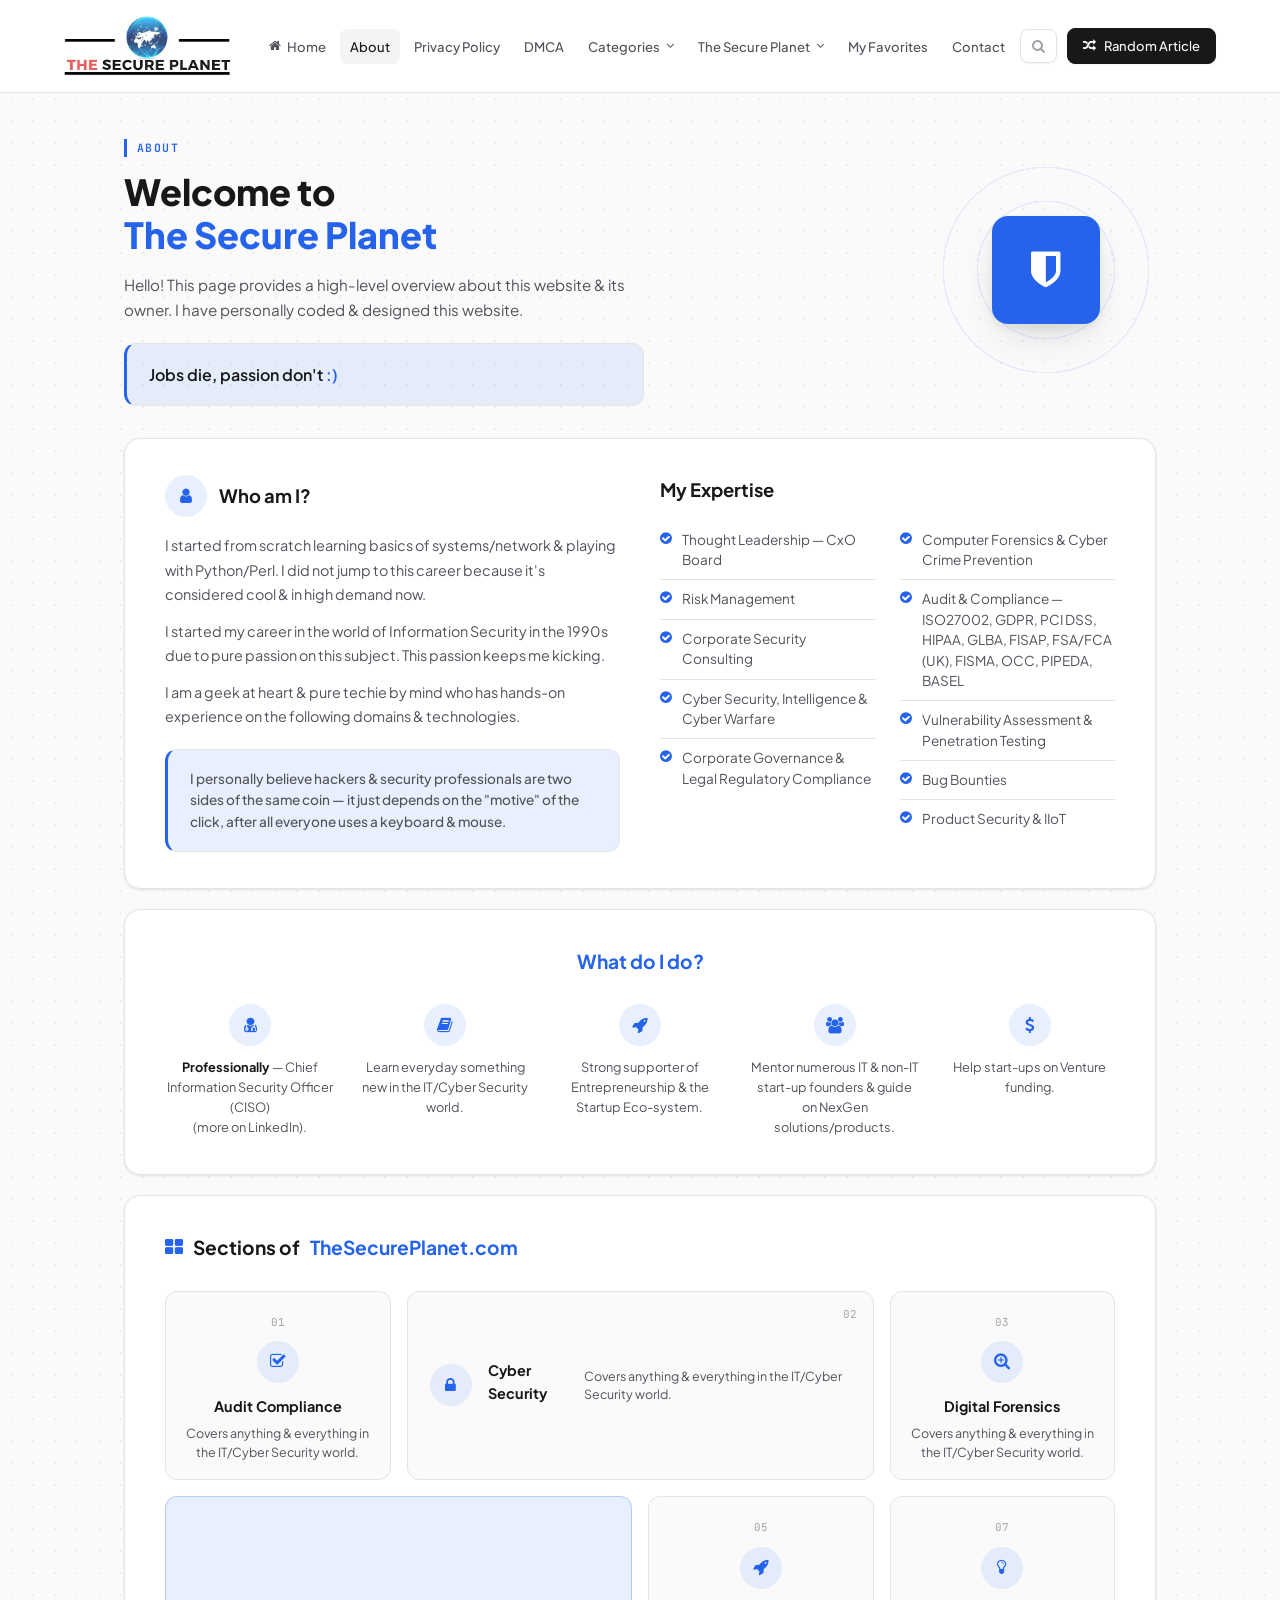
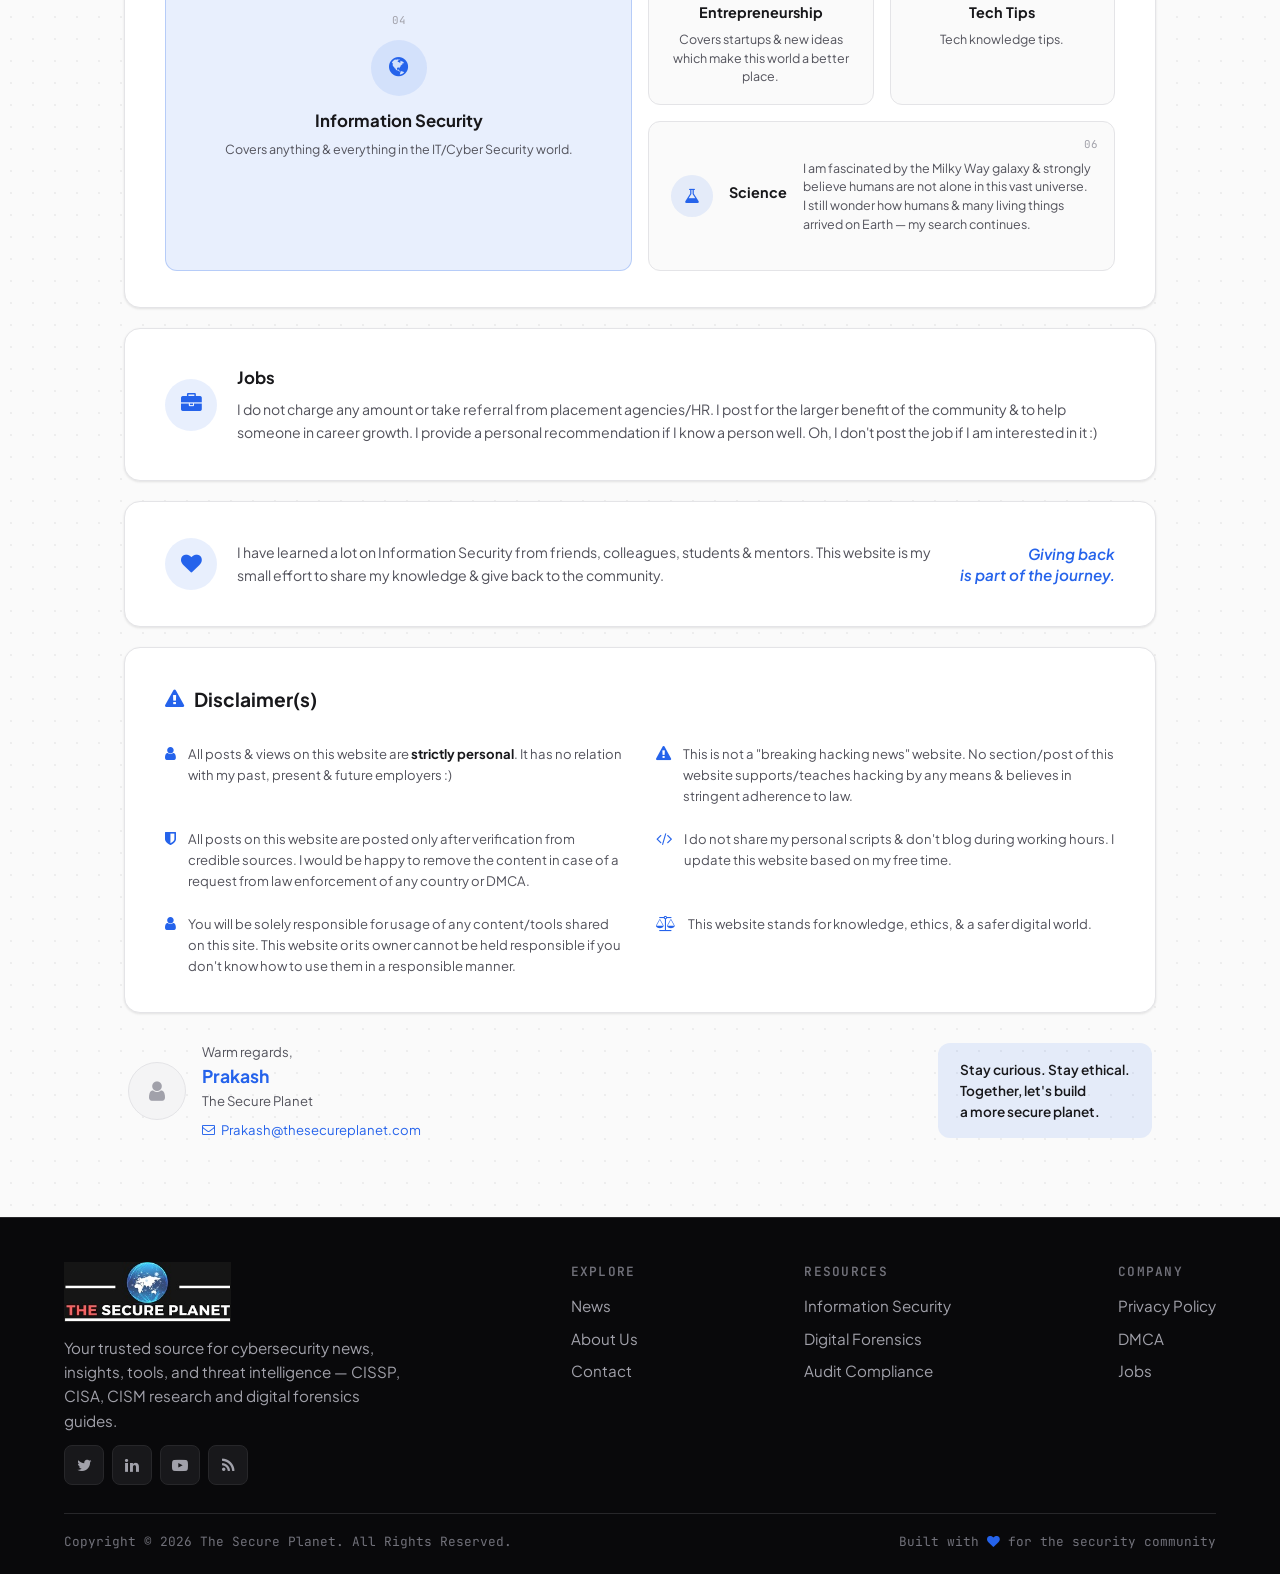
<file: about.html>
<!DOCTYPE html>
<html lang="en">
<head>
  <meta charset="UTF-8" />
  <meta name="viewport" content="width=device-width, initial-scale=1.0" />
  <title>About Us — The Secure Planet</title>
  <link rel="icon" href="https://www.thesecureplanet.com/favicon.ico" />
  <link rel="stylesheet" href="https://maxcdn.bootstrapcdn.com/font-awesome/4.7.0/css/font-awesome.min.css" />
  <link rel="stylesheet" href="css/styles.css?v=56" />
</head>
<body>

  <!-- UNIFIED HEADER (logo + nav + search + random article) -->
  <header class="hp-header">
    <div class="container hp-header-inner">
      <a href="index.html" class="logo-component">
        <img src="images/logo.png" alt="The Secure Planet" class="site-logo-img site-logo-img--light">
        <img src="images/footerlogo.png" alt="The Secure Planet" class="site-logo-img site-logo-img--dark">
      </a>

      <nav class="hp-nav">
        <ul class="nav-links">
          <li class="nav-item"><a href="index.html" class="nav-link"><i class="fa fa-home"></i> Home</a></li>
          <li class="nav-item active"><a href="about.html" class="nav-link">About</a></li>
          <li class="nav-item"><a href="privacy-policy.html" class="nav-link">Privacy Policy</a></li>
          <li class="nav-item"><a href="dmca.html" class="nav-link">DMCA</a></li>

          <li class="nav-item">
            <a href="#" class="nav-link">Categories <i class="fa fa-angle-down"></i></a>
            <div class="dropdown-menu">
              <a href="index.html" class="dropdown-link"><i class="fa fa-shield"></i> Information Security</a>
              <a href="index.html" class="dropdown-link"><i class="fa fa-check-square-o"></i> Audit Compliance</a>
              <a href="index.html" class="dropdown-link"><i class="fa fa-lock"></i> Cyber Security</a>
              <a href="index.html" class="dropdown-link"><i class="fa fa-search-plus"></i> Digital Forensics</a>
              <a href="index.html" class="dropdown-link"><i class="fa fa-lightbulb-o"></i> Tech Tips</a>
              <a href="index.html" class="dropdown-link"><i class="fa fa-rocket"></i> Entrepreneurship</a>
              <a href="index.html" class="dropdown-link"><i class="fa fa-folder-open-o"></i> General</a>
              <a href="index.html" class="dropdown-link"><i class="fa fa-briefcase"></i> Jobs</a>
            </div>
          </li>

          <li class="nav-item">
            <a href="#" class="nav-link">The Secure Planet <i class="fa fa-angle-down"></i></a>
            <div class="dropdown-menu">
              <a href="index.html" class="dropdown-link"><i class="fa fa-terminal"></i> Science</a>
              <a href="index.html" class="dropdown-link"><i class="fa fa-server"></i> Cloud & AWS Security</a>
              <a href="index.html" class="dropdown-link"><i class="fa fa-book"></i> ISO Standards</a>
              <a href="index.html" class="dropdown-link"><i class="fa fa-graduation-cap"></i> Corporate Training</a>
            </div>
          </li>

          <li class="nav-item"><a href="#" class="nav-link">My Favorites</a></li>
          <li class="nav-item"><a href="contact.html" class="nav-link">Contact</a></li>
        </ul>
      </nav>

      <div class="hp-header-actions">
        <button class="header-search-btn" id="search-trigger">
          <i class="fa fa-search"></i>
        </button>
        <a href="post.html" class="random-post-btn"><i class="fa fa-random"></i> <span>Random Article</span></a>
        <button class="mobile-nav-toggle" aria-label="Toggle Menu">
          <i class="fa fa-bars"></i>
        </button>
      </div>
    </div>
  </header>

  <!-- STATIC PAGE BODY — infographic-style About page -->
  <main class="main-content-area about-page">
    <div class="container about-container">

      <!-- HERO -->
      <section class="about-hero">
        <div class="about-hero-text">
          <div class="about-eyebrow">ABOUT</div>
          <h1 class="about-hero-title">Welcome to<br /><span>The Secure Planet</span></h1>
          <p class="about-hero-intro">
            Hello! This page provides a high-level overview about this website & its owner. I have personally coded & designed this website.
          </p>
          <blockquote class="about-pullquote">Jobs die, passion don't <span>:)</span></blockquote>
        </div>
        <div class="about-hero-visual" aria-hidden="true">
          <div class="about-hero-rings"></div>
          <div class="about-hero-plate">
            <i class="fa fa-shield"></i>
          </div>
        </div>
      </section>

      <!-- WHO AM I / EXPERTISE -->
      <section class="about-card about-whoami">
        <div class="about-whoami-left">
          <div class="about-card-heading">
            <span class="about-icon-circle"><i class="fa fa-user"></i></span>
            <h2>Who am I?</h2>
          </div>
          <p>
            I started from scratch learning basics of systems/network & playing with Python/Perl. I did not jump to this career because it's considered cool & in high demand now.
          </p>
          <p>
            I started my career in the world of Information Security in the 1990s due to pure passion on this subject. This passion keeps me kicking.
          </p>
          <p>
            I am a geek at heart & pure techie by mind who has hands-on experience on the following domains & technologies.
          </p>
          <blockquote class="about-pullquote about-pullquote--sm">
            I personally believe hackers & security professionals are two sides of the same coin — it just depends on the "motive" of the click, after all everyone uses a keyboard & mouse.
          </blockquote>
        </div>
        <div class="about-whoami-right">
          <div class="about-card-heading">
            <h2>My Expertise</h2>
          </div>
          <div class="about-expertise-grid">
            <ul class="about-check-list">
              <li><i class="fa fa-check-circle"></i> Thought Leadership — CxO Board</li>
              <li><i class="fa fa-check-circle"></i> Risk Management</li>
              <li><i class="fa fa-check-circle"></i> Corporate Security Consulting</li>
              <li><i class="fa fa-check-circle"></i> Cyber Security, Intelligence & Cyber Warfare</li>
              <li><i class="fa fa-check-circle"></i> Corporate Governance & Legal Regulatory Compliance</li>
            </ul>
            <ul class="about-check-list">
              <li><i class="fa fa-check-circle"></i> Computer Forensics & Cyber Crime Prevention</li>
              <li><i class="fa fa-check-circle"></i> Audit & Compliance — ISO27002, GDPR, PCI DSS, HIPAA, GLBA, FISAP, FSA/FCA (UK), FISMA, OCC, PIPEDA, BASEL</li>
              <li><i class="fa fa-check-circle"></i> Vulnerability Assessment & Penetration Testing</li>
              <li><i class="fa fa-check-circle"></i> Bug Bounties</li>
              <li><i class="fa fa-check-circle"></i> Product Security & IIoT</li>
            </ul>
          </div>
        </div>
      </section>

      <!-- WHAT DO I DO -->
      <section class="about-card about-whatido">
        <h2 class="about-section-title"><span>What do I do?</span></h2>
        <div class="about-whatido-grid">
          <div class="about-whatido-item">
            <span class="about-icon-circle"><i class="fa fa-user-md"></i></span>
            <p><strong>Professionally</strong> — Chief Information Security Officer (CISO)<br />(more on <a href="https://www.linkedin.com/in/prakashp" target="_blank">LinkedIn</a>).</p>
          </div>
          <div class="about-whatido-item">
            <span class="about-icon-circle"><i class="fa fa-book"></i></span>
            <p>Learn everyday something new in the IT/Cyber Security world.</p>
          </div>
          <div class="about-whatido-item">
            <span class="about-icon-circle"><i class="fa fa-rocket"></i></span>
            <p>Strong supporter of Entrepreneurship & the Startup Eco-system.</p>
          </div>
          <div class="about-whatido-item">
            <span class="about-icon-circle"><i class="fa fa-users"></i></span>
            <p>Mentor numerous IT & non-IT start-up founders & guide on NexGen solutions/products.</p>
          </div>
          <div class="about-whatido-item">
            <span class="about-icon-circle"><i class="fa fa-usd"></i></span>
            <p>Help start-ups on Venture funding.</p>
          </div>
        </div>
      </section>

      <!-- SECTIONS -->
      <section class="about-card about-sections">
        <h2 class="about-section-title about-section-title--left"><i class="fa fa-th-large"></i> Sections of <span>TheSecurePlanet.com</span></h2>
        <div class="about-sections-grid">
          <div class="about-section-card">
            <span class="about-section-num">01</span>
            <span class="about-icon-circle"><i class="fa fa-check-square-o"></i></span>
            <h4>Audit Compliance</h4>
            <p>Covers anything & everything in the IT/Cyber Security world.</p>
          </div>
          <div class="about-section-card">
            <span class="about-section-num">02</span>
            <span class="about-icon-circle"><i class="fa fa-lock"></i></span>
            <h4>Cyber Security</h4>
            <p>Covers anything & everything in the IT/Cyber Security world.</p>
          </div>
          <div class="about-section-card">
            <span class="about-section-num">03</span>
            <span class="about-icon-circle"><i class="fa fa-search-plus"></i></span>
            <h4>Digital Forensics</h4>
            <p>Covers anything & everything in the IT/Cyber Security world.</p>
          </div>
          <div class="about-section-card">
            <span class="about-section-num">04</span>
            <span class="about-icon-circle"><i class="fa fa-globe"></i></span>
            <h4>Information Security</h4>
            <p>Covers anything & everything in the IT/Cyber Security world.</p>
          </div>
          <div class="about-section-card">
            <span class="about-section-num">05</span>
            <span class="about-icon-circle"><i class="fa fa-rocket"></i></span>
            <h4>Entrepreneurship</h4>
            <p>Covers startups & new ideas which make this world a better place.</p>
          </div>
          <div class="about-section-card">
            <span class="about-section-num">06</span>
            <span class="about-icon-circle"><i class="fa fa-flask"></i></span>
            <h4>Science</h4>
            <p>I am fascinated by the Milky Way galaxy & strongly believe humans are not alone in this vast universe. I still wonder how humans & many living things arrived on Earth — my search continues.</p>
          </div>
          <div class="about-section-card">
            <span class="about-section-num">07</span>
            <span class="about-icon-circle"><i class="fa fa-lightbulb-o"></i></span>
            <h4>Tech Tips</h4>
            <p>Tech knowledge tips.</p>
          </div>
        </div>
      </section>

      <!-- JOBS -->
      <section class="about-card about-jobs">
        <span class="about-icon-circle about-icon-circle--lg"><i class="fa fa-briefcase"></i></span>
        <div>
          <h3>Jobs</h3>
          <p>
            I do not charge any amount or take referral from placement agencies/HR. I post for the larger benefit of the community & to help someone in career growth. I provide a personal recommendation if I know a person well. Oh, I don't post the job if I am interested in it :)
          </p>
        </div>
      </section>

      <!-- GIVING BACK -->
      <section class="about-card about-giving">
        <span class="about-icon-circle about-icon-circle--lg"><i class="fa fa-heart"></i></span>
        <p>
          I have learned a lot on Information Security from friends, colleagues, students & mentors. This website is my small effort to share my knowledge & give back to the community.
        </p>
        <div class="about-giving-tagline">Giving back<br />is part of the journey.</div>
      </section>

      <!-- DISCLAIMERS -->
      <section class="about-card about-disclaimer">
        <h2 class="about-section-title about-section-title--left"><i class="fa fa-exclamation-triangle"></i> Disclaimer(s)</h2>
        <div class="about-disclaimer-grid">
          <div class="about-disclaimer-item">
            <i class="fa fa-user"></i>
            <p>All posts & views on this website are <strong>strictly personal</strong>. It has no relation with my past, present & future employers :)</p>
          </div>
          <div class="about-disclaimer-item">
            <i class="fa fa-exclamation-triangle"></i>
            <p>This is not a "breaking hacking news" website. No section/post of this website supports/teaches hacking by any means & believes in stringent adherence to law.</p>
          </div>
          <div class="about-disclaimer-item">
            <i class="fa fa-shield"></i>
            <p>All posts on this website are posted only after verification from credible sources. I would be happy to remove the content in case of a request from law enforcement of any country or DMCA.</p>
          </div>
          <div class="about-disclaimer-item">
            <i class="fa fa-code"></i>
            <p>I do not share my personal scripts & don't blog during working hours. I update this website based on my free time.</p>
          </div>
          <div class="about-disclaimer-item">
            <i class="fa fa-user"></i>
            <p>You will be solely responsible for usage of any content/tools shared on this site. This website or its owner cannot be held responsible if you don't know how to use them in a responsible manner.</p>
          </div>
          <div class="about-disclaimer-item">
            <i class="fa fa-balance-scale"></i>
            <p>This website stands for knowledge, ethics, & a safer digital world.</p>
          </div>
        </div>
      </section>

      <!-- SIGNOFF -->
      <section class="about-signoff-band">
        <div class="about-signoff-left">
          <span class="about-avatar"><i class="fa fa-user"></i></span>
          <div>
            <div class="about-signoff-greeting">Warm regards,</div>
            <div class="about-signoff-name">Prakash</div>
            <div class="about-signoff-brand">The Secure Planet</div>
            <a href="mailto:Prakash@thesecureplanet.com" class="about-signoff-email"><i class="fa fa-envelope-o"></i> Prakash@thesecureplanet.com</a>
          </div>
        </div>
        <div class="about-signoff-right">
          Stay curious. Stay ethical.<br />Together, let's build<br />a more secure planet.
        </div>
      </section>

    </div>
  </main>

  <footer class="site-footer">
    <div class="container">
      <div class="hp-footer-grid">

        <div class="footer-brand">
          <a href="index.html" class="logo-component" style="margin-bottom:14px;">
            <img src="images/footerlogo.png" alt="The Secure Planet" class="site-logo-img site-logo-img--footer">
          </a>
          <p>
            Your trusted source for cybersecurity news, insights, tools, and threat intelligence — CISSP, CISA, CISM research and digital forensics guides.
          </p>
          <div class="hp-follow-grid">
            <a href="https://www.twitter.com/TheSecurePlanet" target="_blank" class="hp-follow-icon"><i class="fa fa-twitter"></i></a>
            <a href="https://www.linkedin.com/in/prakashp" target="_blank" class="hp-follow-icon"><i class="fa fa-linkedin"></i></a>
            <a href="https://goo.gl/t3DX3D" target="_blank" class="hp-follow-icon"><i class="fa fa-youtube-play"></i></a>
            <a href="https://feeds.feedburner.com/TheSecurePlanet" target="_blank" class="hp-follow-icon"><i class="fa fa-rss"></i></a>
          </div>
        </div>

        <div class="footer-col">
          <h4>Explore</h4>
          <div class="footer-links">
            <a href="index.html">News</a>
            <a href="about.html">About Us</a>
            <a href="contact.html">Contact</a>
          </div>
        </div>

        <div class="footer-col">
          <h4>Resources</h4>
          <div class="footer-links">
            <a href="https://www.thesecureplanet.com/search/label/Information%20Security">Information Security</a>
            <a href="https://www.thesecureplanet.com/search/label/Digital%20Forensics">Digital Forensics</a>
            <a href="https://www.thesecureplanet.com/search/label/Audit%20Compliance">Audit Compliance</a>
          </div>
        </div>

        <div class="footer-col">
          <h4>Company</h4>
          <div class="footer-links">
            <a href="privacy-policy.html">Privacy Policy</a>
            <a href="dmca.html">DMCA</a>
            <a href="https://www.thesecureplanet.com/search/label/Jobs">Jobs</a>
          </div>
        </div>

      </div>

      <div class="footer-bottom">
        <div>Copyright © 2026 The Secure Planet. All Rights Reserved.</div>
        <div>Built with <i class="fa fa-heart" style="color:var(--hp-green);"></i> for the security community</div>
      </div>
    </div>
  </footer>

  <!-- SEARCH MODAL OVERLAY -->
  <div class="search-modal" id="search-modal">
    <div class="search-modal-content">
      <div class="search-input-wrapper">
        <i class="fa fa-search"></i>
        <input type="text" id="search-input" class="search-modal-input" placeholder="Search articles, guides, CVEs..." />
        <button class="search-close-btn" id="search-close" aria-label="Close search"><i class="fa fa-times"></i></button>
      </div>
    </div>
  </div>

  <script src="js/main.js"></script>
</body>
</html>
</file>
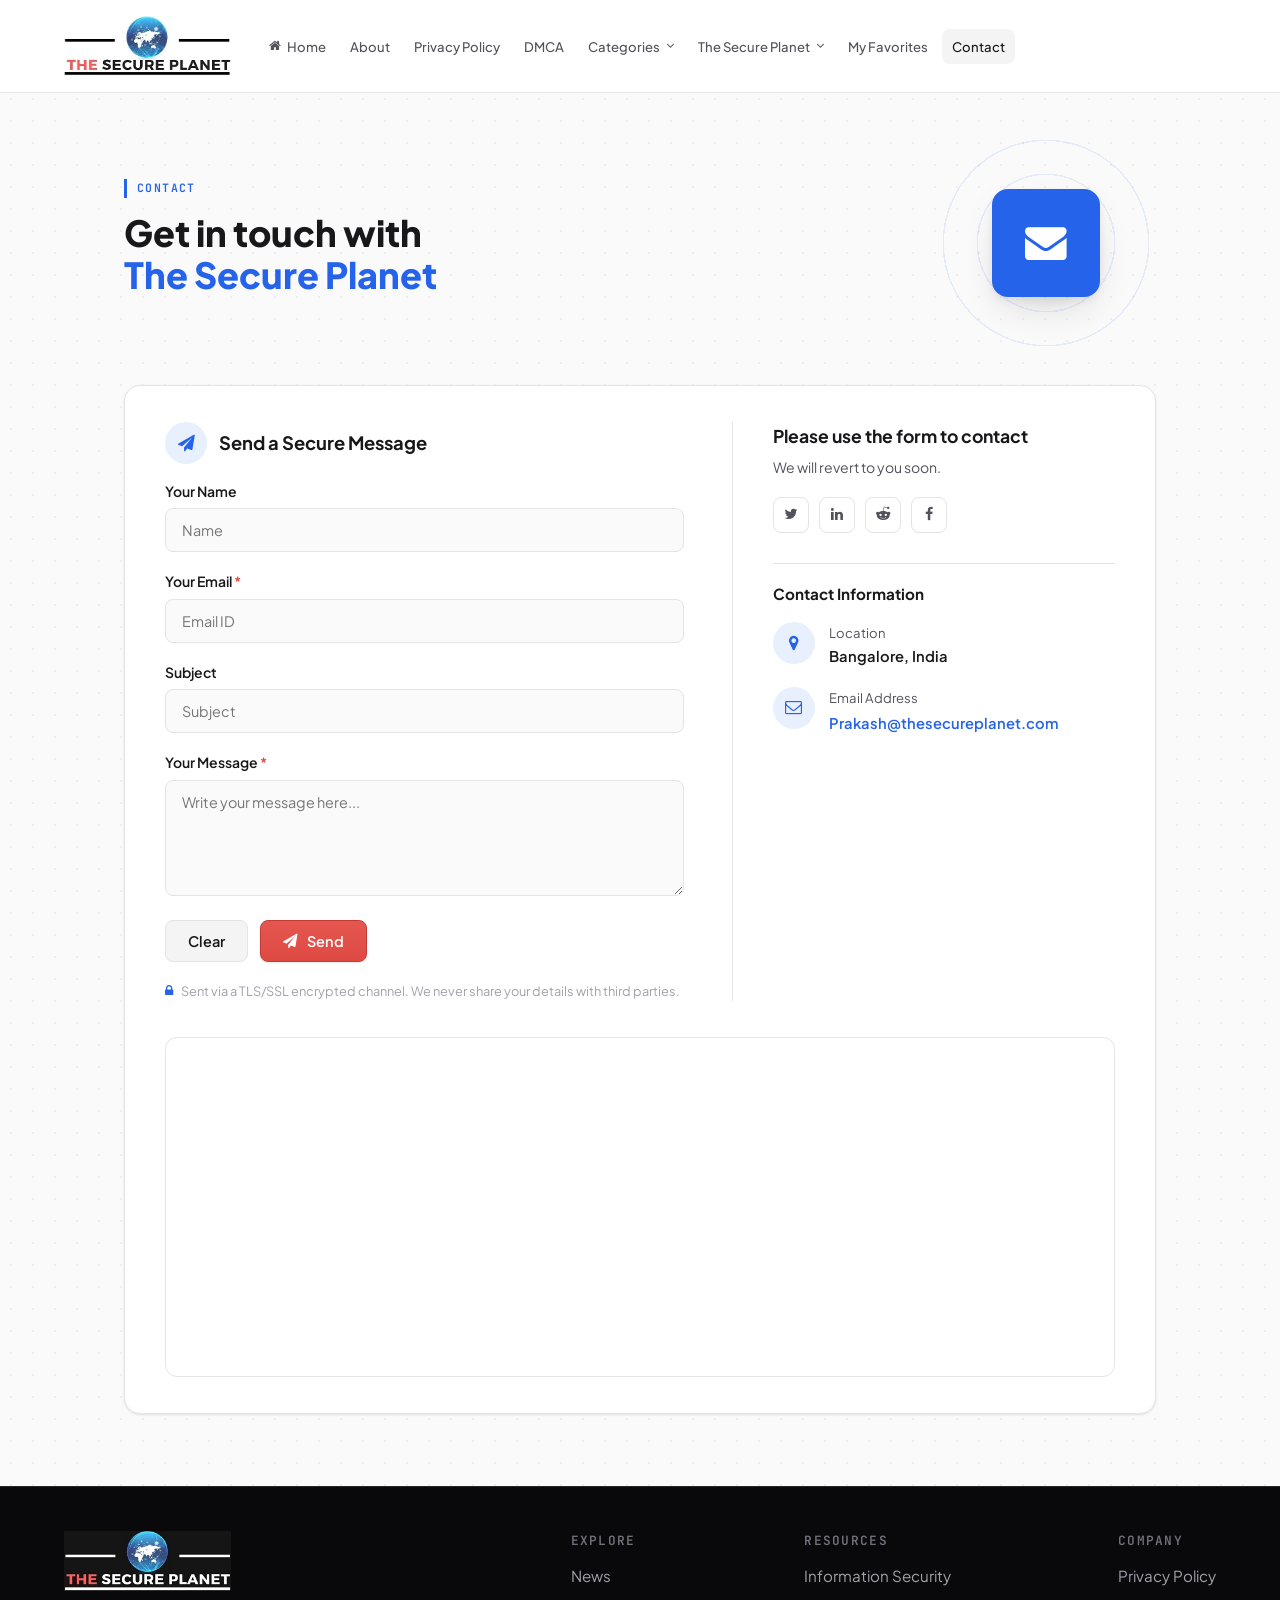
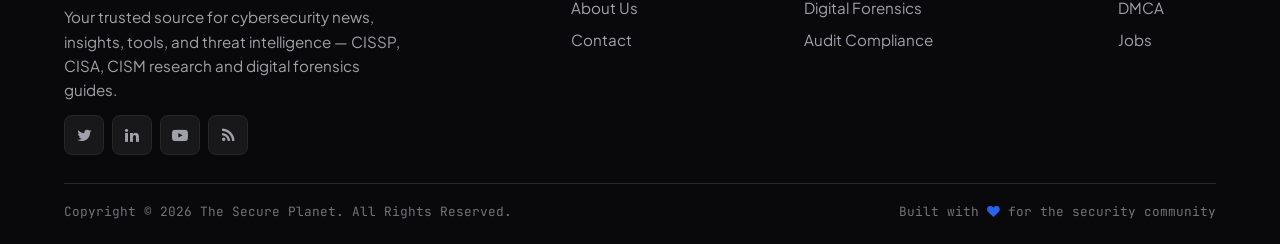
<file: contact.html>
<!DOCTYPE html>
<html lang="en">
<head>
  <meta charset="UTF-8" />
  <meta name="viewport" content="width=device-width, initial-scale=1.0" />
  <title>Contact Us — The Secure Planet</title>
  <link rel="icon" href="https://www.thesecureplanet.com/favicon.ico" />
  <link rel="stylesheet" href="https://maxcdn.bootstrapcdn.com/font-awesome/4.7.0/css/font-awesome.min.css" />
  <link rel="stylesheet" href="css/styles.css?v=56" />
</head>
<body>

  <!-- UNIFIED HEADER (logo + nav) -->
  <header class="hp-header">
    <div class="container hp-header-inner">
      <a href="index.html" class="logo-component">
        <img src="images/logo.png" alt="The Secure Planet" class="site-logo-img site-logo-img--light">
        <img src="images/footerlogo.png" alt="The Secure Planet" class="site-logo-img site-logo-img--dark">
      </a>

      <nav class="hp-nav">
        <ul class="nav-links">
          <li class="nav-item"><a href="index.html" class="nav-link"><i class="fa fa-home"></i> Home</a></li>
          <li class="nav-item"><a href="about.html" class="nav-link">About</a></li>
          <li class="nav-item"><a href="privacy-policy.html" class="nav-link">Privacy Policy</a></li>
          <li class="nav-item"><a href="dmca.html" class="nav-link">DMCA</a></li>

          <li class="nav-item">
            <a href="#" class="nav-link">Categories <i class="fa fa-angle-down"></i></a>
            <div class="dropdown-menu">
              <a href="index.html" class="dropdown-link"><i class="fa fa-shield"></i> Information Security</a>
              <a href="index.html" class="dropdown-link"><i class="fa fa-check-square-o"></i> Audit Compliance</a>
              <a href="index.html" class="dropdown-link"><i class="fa fa-lock"></i> Cyber Security</a>
              <a href="index.html" class="dropdown-link"><i class="fa fa-search-plus"></i> Digital Forensics</a>
              <a href="index.html" class="dropdown-link"><i class="fa fa-lightbulb-o"></i> Tech Tips</a>
              <a href="index.html" class="dropdown-link"><i class="fa fa-rocket"></i> Entrepreneurship</a>
              <a href="index.html" class="dropdown-link"><i class="fa fa-folder-open-o"></i> General</a>
              <a href="index.html" class="dropdown-link"><i class="fa fa-briefcase"></i> Jobs</a>
            </div>
          </li>

          <li class="nav-item">
            <a href="#" class="nav-link">The Secure Planet <i class="fa fa-angle-down"></i></a>
            <div class="dropdown-menu">
              <a href="index.html" class="dropdown-link"><i class="fa fa-terminal"></i> Science</a>
              <a href="index.html" class="dropdown-link"><i class="fa fa-server"></i> Cloud & AWS Security</a>
              <a href="index.html" class="dropdown-link"><i class="fa fa-book"></i> ISO Standards</a>
              <a href="index.html" class="dropdown-link"><i class="fa fa-graduation-cap"></i> Corporate Training</a>
            </div>
          </li>

          <li class="nav-item"><a href="#" class="nav-link">My Favorites</a></li>
          <li class="nav-item active"><a href="contact.html" class="nav-link">Contact</a></li>
        </ul>
      </nav>

      <div class="hp-header-actions">
        <button class="mobile-nav-toggle" aria-label="Toggle Menu">
          <i class="fa fa-bars"></i>
        </button>
      </div>
    </div>
  </header>

  <main class="main-content-area about-page">
    <div class="container about-container">
      <!-- HERO -->
      <section class="about-hero">
        <div class="about-hero-text">
          <div class="about-eyebrow">CONTACT</div>
          <h1 class="about-hero-title">Get in touch with<br /><span>The Secure Planet</span></h1>
        </div>
        <div class="about-hero-visual" aria-hidden="true">
          <div class="about-hero-rings"></div>
          <div class="about-hero-plate">
            <i class="fa fa-envelope"></i>
          </div>
        </div>
      </section>

      <!-- CONTACT CARD: form + info + map -->
      <section class="about-card contact-card">
        <div class="contact-grid">

          <!-- FORM -->
          <div class="contact-form-col">
            <div class="about-card-heading">
              <span class="about-icon-circle"><i class="fa fa-paper-plane"></i></span>
              <h2>Send a Secure Message</h2>
            </div>
            <form id="contactForm" onsubmit="event.preventDefault(); alert('Message dispatched securely to The Secure Planet team!'); this.reset();" class="contact-form">
              <div class="contact-field">
                <label for="cf-name">Your Name</label>
                <input id="cf-name" type="text" placeholder="Name" required />
              </div>
              <div class="contact-field">
                <label for="cf-email">Your Email <span class="contact-required">*</span></label>
                <input id="cf-email" type="email" placeholder="Email ID" required />
              </div>
              <div class="contact-field">
                <label for="cf-subject">Subject</label>
                <input id="cf-subject" type="text" placeholder="Subject" />
              </div>
              <div class="contact-field">
                <label for="cf-message">Your Message <span class="contact-required">*</span></label>
                <textarea id="cf-message" rows="5" placeholder="Write your message here..." required></textarea>
              </div>
              <div class="contact-form-actions">
                <button type="reset" class="btn-secondary">Clear</button>
                <button type="submit" class="btn-primary"><i class="fa fa-paper-plane"></i> Send</button>
              </div>
              <p class="contact-encrypted-note"><i class="fa fa-lock"></i> Sent via a TLS/SSL encrypted channel. We never share your details with third parties.</p>
            </form>
          </div>

          <!-- INFO -->
          <div class="contact-info-col">
            <h3 class="contact-info-title">Please use the form to contact</h3>
            <p class="contact-info-sub">We will revert to you soon.</p>

            <div class="contact-social">
              <a href="https://www.twitter.com/TheSecurePlanet" target="_blank" class="share-btn" title="Twitter">
                <i class="fa fa-twitter"></i>
              </a>
              <a href="https://www.linkedin.com/in/prakashp" target="_blank" class="share-btn" title="LinkedIn">
                <i class="fa fa-linkedin"></i>
              </a>
              <a href="https://www.reddit.com/user/TheSecurePlanet" target="_blank" class="share-btn" title="Reddit">
                <i class="fa fa-reddit-alien"></i>
              </a>
              <a href="https://www.facebook.com/TheSecurePlanet" target="_blank" class="share-btn" title="Facebook">
                <i class="fa fa-facebook"></i>
              </a>
            </div>

            <h4 class="contact-info-heading">Contact Information</h4>
            <ul class="contact-info-list">
              <li>
                <span class="about-icon-circle"><i class="fa fa-map-marker"></i></span>
                <div>
                  <div class="contact-info-label">Location</div>
                  <div class="contact-info-value">Bangalore, India</div>
                </div>
              </li>
              <li>
                <span class="about-icon-circle"><i class="fa fa-envelope-o"></i></span>
                <div>
                  <div class="contact-info-label">Email Address</div>
                  <a href="mailto:Prakash@thesecureplanet.com" class="contact-info-value contact-info-link">Prakash@thesecureplanet.com</a>
                </div>
              </li>
            </ul>
          </div>

        </div>

        <!-- MAP -->
        <div class="contact-map">
          <iframe
            src="https://maps.google.com/maps?q=Bengaluru%2C%20Karnataka%2C%20India&t=&z=10&ie=UTF8&iwloc=&output=embed"
            title="The Secure Planet — Bangalore, India"
            loading="lazy"
            referrerpolicy="no-referrer-when-downgrade">
          </iframe>
        </div>
      </section>

    </div>
  </main>

  <footer class="site-footer">
    <div class="container">
      <div class="hp-footer-grid">

        <div class="footer-brand">
          <a href="index.html" class="logo-component" style="margin-bottom:14px;">
            <img src="images/footerlogo.png" alt="The Secure Planet" class="site-logo-img site-logo-img--footer">
          </a>
          <p>
            Your trusted source for cybersecurity news, insights, tools, and threat intelligence — CISSP, CISA, CISM research and digital forensics guides.
          </p>
          <div class="hp-follow-grid">
            <a href="https://www.twitter.com/TheSecurePlanet" target="_blank" class="hp-follow-icon"><i class="fa fa-twitter"></i></a>
            <a href="https://www.linkedin.com/in/prakashp" target="_blank" class="hp-follow-icon"><i class="fa fa-linkedin"></i></a>
            <a href="https://goo.gl/t3DX3D" target="_blank" class="hp-follow-icon"><i class="fa fa-youtube-play"></i></a>
            <a href="https://feeds.feedburner.com/TheSecurePlanet" target="_blank" class="hp-follow-icon"><i class="fa fa-rss"></i></a>
          </div>
        </div>

        <div class="footer-col">
          <h4>Explore</h4>
          <div class="footer-links">
            <a href="index.html">News</a>
            <a href="about.html">About Us</a>
            <a href="contact.html">Contact</a>
          </div>
        </div>

        <div class="footer-col">
          <h4>Resources</h4>
          <div class="footer-links">
            <a href="https://www.thesecureplanet.com/search/label/Information%20Security">Information Security</a>
            <a href="https://www.thesecureplanet.com/search/label/Digital%20Forensics">Digital Forensics</a>
            <a href="https://www.thesecureplanet.com/search/label/Audit%20Compliance">Audit Compliance</a>
          </div>
        </div>

        <div class="footer-col">
          <h4>Company</h4>
          <div class="footer-links">
            <a href="privacy-policy.html">Privacy Policy</a>
            <a href="dmca.html">DMCA</a>
            <a href="https://www.thesecureplanet.com/search/label/Jobs">Jobs</a>
          </div>
        </div>

      </div>

      <div class="footer-bottom">
        <div>Copyright © 2026 The Secure Planet. All Rights Reserved.</div>
        <div>Built with <i class="fa fa-heart" style="color:var(--hp-green);"></i> for the security community</div>
      </div>
    </div>
  </footer>
  <script src="js/main.js"></script>
</body>
</html>
</file>
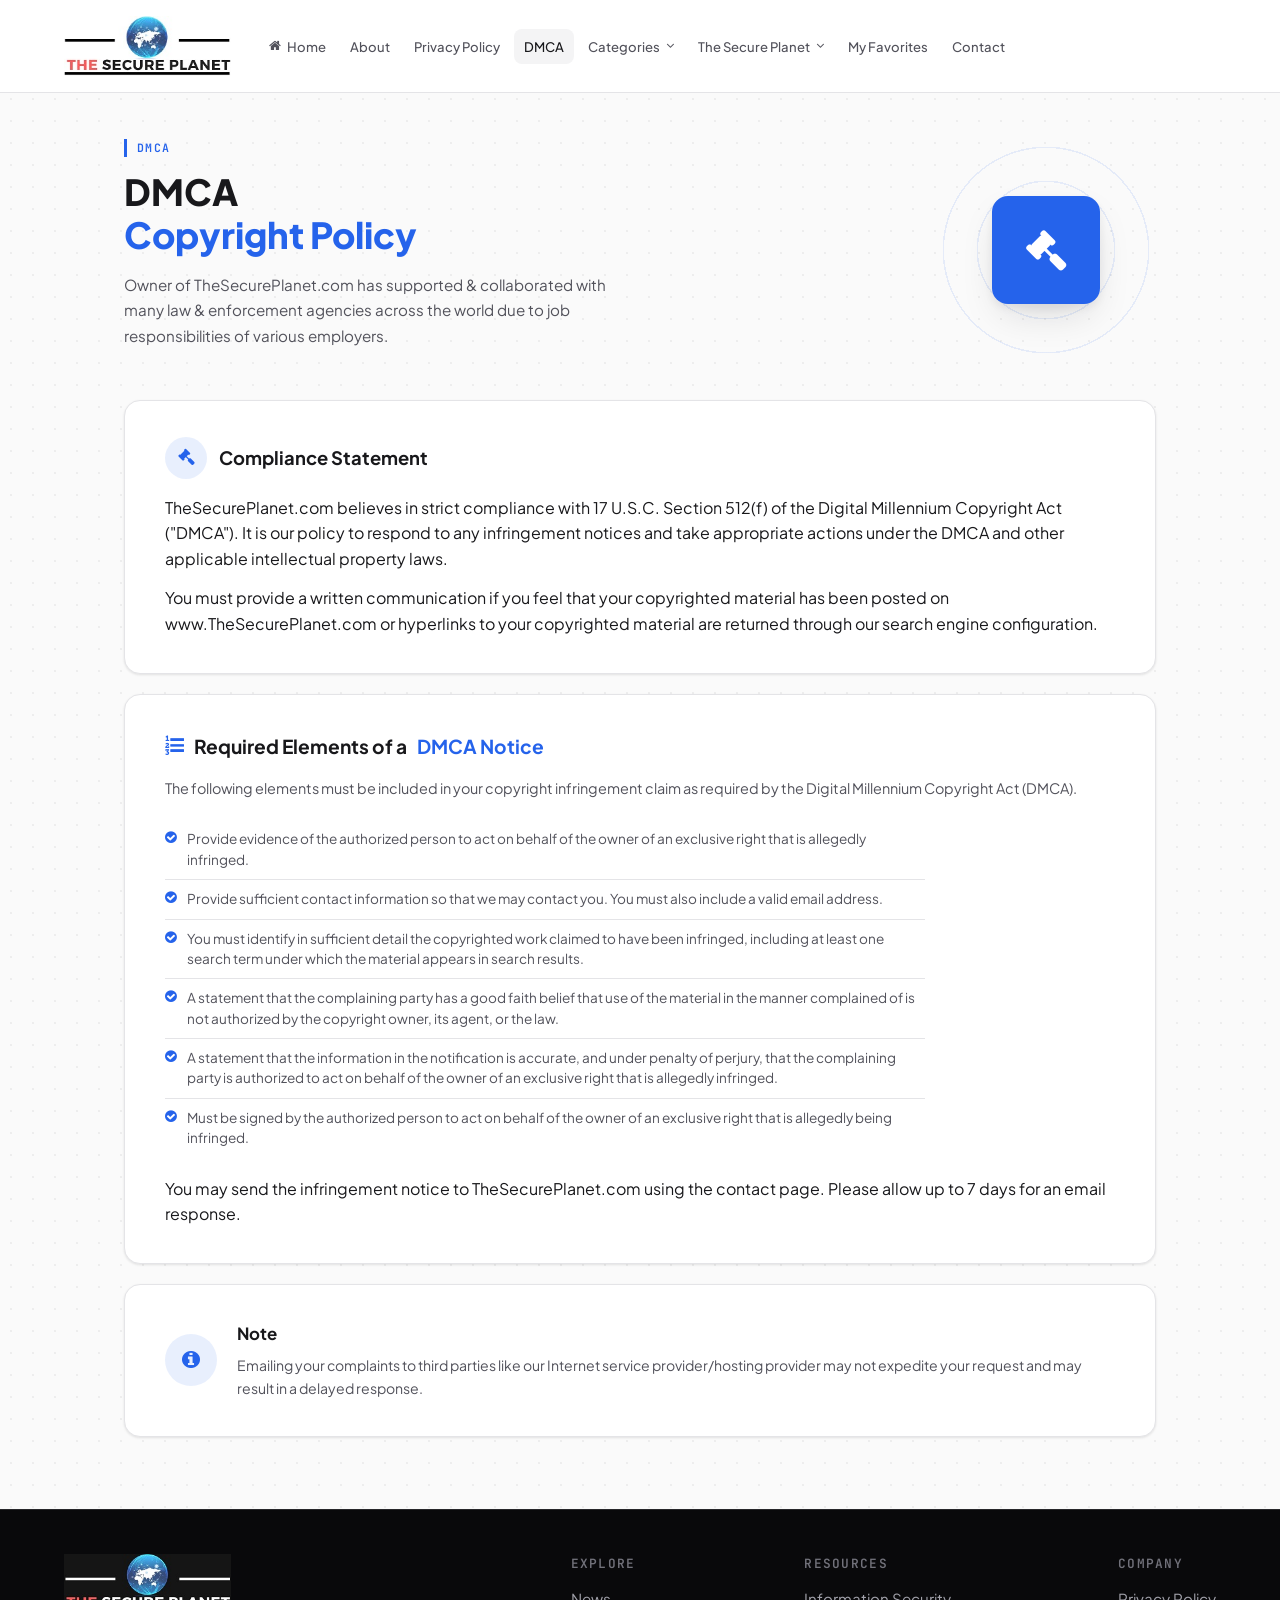
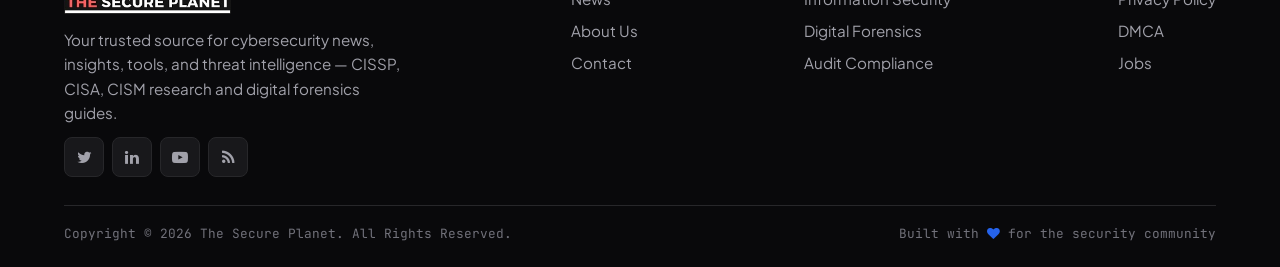
<file: dmca.html>
<!DOCTYPE html>
<html lang="en">
<head>
  <meta charset="UTF-8" />
  <meta name="viewport" content="width=device-width, initial-scale=1.0" />
  <title>DMCA Compliance — The Secure Planet</title>
  <link rel="icon" href="https://www.thesecureplanet.com/favicon.ico" />
  <link rel="stylesheet" href="https://maxcdn.bootstrapcdn.com/font-awesome/4.7.0/css/font-awesome.min.css" />
  <link rel="stylesheet" href="css/styles.css?v=56" />
</head>
<body>

  <!-- UNIFIED HEADER (logo + nav) -->
  <header class="hp-header">
    <div class="container hp-header-inner">
      <a href="index.html" class="logo-component">
        <img src="images/logo.png" alt="The Secure Planet" class="site-logo-img site-logo-img--light">
        <img src="images/footerlogo.png" alt="The Secure Planet" class="site-logo-img site-logo-img--dark">
      </a>

      <nav class="hp-nav">
        <ul class="nav-links">
          <li class="nav-item"><a href="index.html" class="nav-link"><i class="fa fa-home"></i> Home</a></li>
          <li class="nav-item"><a href="about.html" class="nav-link">About</a></li>
          <li class="nav-item"><a href="privacy-policy.html" class="nav-link">Privacy Policy</a></li>
          <li class="nav-item active"><a href="dmca.html" class="nav-link">DMCA</a></li>

          <li class="nav-item">
            <a href="#" class="nav-link">Categories <i class="fa fa-angle-down"></i></a>
            <div class="dropdown-menu">
              <a href="index.html" class="dropdown-link"><i class="fa fa-shield"></i> Information Security</a>
              <a href="index.html" class="dropdown-link"><i class="fa fa-check-square-o"></i> Audit Compliance</a>
              <a href="index.html" class="dropdown-link"><i class="fa fa-lock"></i> Cyber Security</a>
              <a href="index.html" class="dropdown-link"><i class="fa fa-search-plus"></i> Digital Forensics</a>
              <a href="index.html" class="dropdown-link"><i class="fa fa-lightbulb-o"></i> Tech Tips</a>
              <a href="index.html" class="dropdown-link"><i class="fa fa-rocket"></i> Entrepreneurship</a>
              <a href="index.html" class="dropdown-link"><i class="fa fa-folder-open-o"></i> General</a>
              <a href="index.html" class="dropdown-link"><i class="fa fa-briefcase"></i> Jobs</a>
            </div>
          </li>

          <li class="nav-item">
            <a href="#" class="nav-link">The Secure Planet <i class="fa fa-angle-down"></i></a>
            <div class="dropdown-menu">
              <a href="index.html" class="dropdown-link"><i class="fa fa-terminal"></i> Science</a>
              <a href="index.html" class="dropdown-link"><i class="fa fa-server"></i> Cloud & AWS Security</a>
              <a href="index.html" class="dropdown-link"><i class="fa fa-book"></i> ISO Standards</a>
              <a href="index.html" class="dropdown-link"><i class="fa fa-graduation-cap"></i> Corporate Training</a>
            </div>
          </li>

          <li class="nav-item"><a href="#" class="nav-link">My Favorites</a></li>
          <li class="nav-item"><a href="contact.html" class="nav-link">Contact</a></li>
        </ul>
      </nav>

      <div class="hp-header-actions">
        <button class="mobile-nav-toggle" aria-label="Toggle Menu">
          <i class="fa fa-bars"></i>
        </button>
      </div>
    </div>
  </header>

  <main class="main-content-area about-page">
    <div class="container about-container">

      <!-- HERO -->
      <section class="about-hero">
        <div class="about-hero-text">
          <div class="about-eyebrow">DMCA</div>
          <h1 class="about-hero-title">DMCA<br /><span>Copyright Policy</span></h1>
          <p class="about-hero-intro">
            Owner of TheSecurePlanet.com has supported & collaborated with many law & enforcement agencies across the world due to job responsibilities of various employers.
          </p>
        </div>
        <div class="about-hero-visual" aria-hidden="true">
          <div class="about-hero-rings"></div>
          <div class="about-hero-plate">
            <i class="fa fa-legal"></i>
          </div>
        </div>
      </section>

      <!-- POLICY -->
      <section class="about-card">
        <div class="about-card-heading">
          <span class="about-icon-circle"><i class="fa fa-gavel"></i></span>
          <h2>Compliance Statement</h2>
        </div>
        <p>
          TheSecurePlanet.com believes in strict compliance with 17 U.S.C. Section 512(f) of the Digital Millennium Copyright Act ("DMCA"). It is our policy to respond to any infringement notices and take appropriate actions under the DMCA and other applicable intellectual property laws.
        </p>
        <p style="margin-top:14px;">
          You must provide a written communication if you feel that your copyrighted material has been posted on www.TheSecurePlanet.com or hyperlinks to your copyrighted material are returned through our search engine configuration.
        </p>
      </section>

      <!-- REQUIRED ELEMENTS -->
      <section class="about-card">
        <h2 class="about-section-title about-section-title--left"><i class="fa fa-list-ol"></i> Required Elements of a <span>DMCA Notice</span></h2>
        <p style="color:var(--text-secondary);font-size:0.9rem;margin:-12px 0 20px;">
          The following elements must be included in your copyright infringement claim as required by the Digital Millennium Copyright Act (DMCA).
        </p>
        <ul class="about-check-list" style="max-width:760px;">
          <li><i class="fa fa-check-circle"></i> Provide evidence of the authorized person to act on behalf of the owner of an exclusive right that is allegedly infringed.</li>
          <li><i class="fa fa-check-circle"></i> Provide sufficient contact information so that we may contact you. You must also include a valid email address.</li>
          <li><i class="fa fa-check-circle"></i> You must identify in sufficient detail the copyrighted work claimed to have been infringed, including at least one search term under which the material appears in search results.</li>
          <li><i class="fa fa-check-circle"></i> A statement that the complaining party has a good faith belief that use of the material in the manner complained of is not authorized by the copyright owner, its agent, or the law.</li>
          <li><i class="fa fa-check-circle"></i> A statement that the information in the notification is accurate, and under penalty of perjury, that the complaining party is authorized to act on behalf of the owner of an exclusive right that is allegedly infringed.</li>
          <li><i class="fa fa-check-circle"></i> Must be signed by the authorized person to act on behalf of the owner of an exclusive right that is allegedly being infringed.</li>
        </ul>
        <p style="margin-top:18px;">
          You may send the infringement notice to TheSecurePlanet.com using the <a href="contact.html">contact page</a>. Please allow up to 7 days for an email response.
        </p>
      </section>

      <!-- NOTE -->
      <section class="about-card about-jobs">
        <span class="about-icon-circle about-icon-circle--lg"><i class="fa fa-info-circle"></i></span>
        <div>
          <h3>Note</h3>
          <p>
            Emailing your complaints to third parties like our Internet service provider/hosting provider may not expedite your request and may result in a delayed response.
          </p>
        </div>
      </section>

    </div>
  </main>

  <footer class="site-footer">
    <div class="container">
      <div class="hp-footer-grid">

        <div class="footer-brand">
          <a href="index.html" class="logo-component" style="margin-bottom:14px;">
            <img src="images/footerlogo.png" alt="The Secure Planet" class="site-logo-img site-logo-img--footer">
          </a>
          <p>
            Your trusted source for cybersecurity news, insights, tools, and threat intelligence — CISSP, CISA, CISM research and digital forensics guides.
          </p>
          <div class="hp-follow-grid">
            <a href="https://www.twitter.com/TheSecurePlanet" target="_blank" class="hp-follow-icon"><i class="fa fa-twitter"></i></a>
            <a href="https://www.linkedin.com/in/prakashp" target="_blank" class="hp-follow-icon"><i class="fa fa-linkedin"></i></a>
            <a href="https://goo.gl/t3DX3D" target="_blank" class="hp-follow-icon"><i class="fa fa-youtube-play"></i></a>
            <a href="https://feeds.feedburner.com/TheSecurePlanet" target="_blank" class="hp-follow-icon"><i class="fa fa-rss"></i></a>
          </div>
        </div>

        <div class="footer-col">
          <h4>Explore</h4>
          <div class="footer-links">
            <a href="index.html">News</a>
            <a href="about.html">About Us</a>
            <a href="contact.html">Contact</a>
          </div>
        </div>

        <div class="footer-col">
          <h4>Resources</h4>
          <div class="footer-links">
            <a href="https://www.thesecureplanet.com/search/label/Information%20Security">Information Security</a>
            <a href="https://www.thesecureplanet.com/search/label/Digital%20Forensics">Digital Forensics</a>
            <a href="https://www.thesecureplanet.com/search/label/Audit%20Compliance">Audit Compliance</a>
          </div>
        </div>

        <div class="footer-col">
          <h4>Company</h4>
          <div class="footer-links">
            <a href="privacy-policy.html">Privacy Policy</a>
            <a href="dmca.html">DMCA</a>
            <a href="https://www.thesecureplanet.com/search/label/Jobs">Jobs</a>
          </div>
        </div>

      </div>

      <div class="footer-bottom">
        <div>Copyright © 2026 The Secure Planet. All Rights Reserved.</div>
        <div>Built with <i class="fa fa-heart" style="color:var(--hp-green);"></i> for the security community</div>
      </div>
    </div>
  </footer>
  <script src="js/main.js"></script>
</body>
</html>
</file>
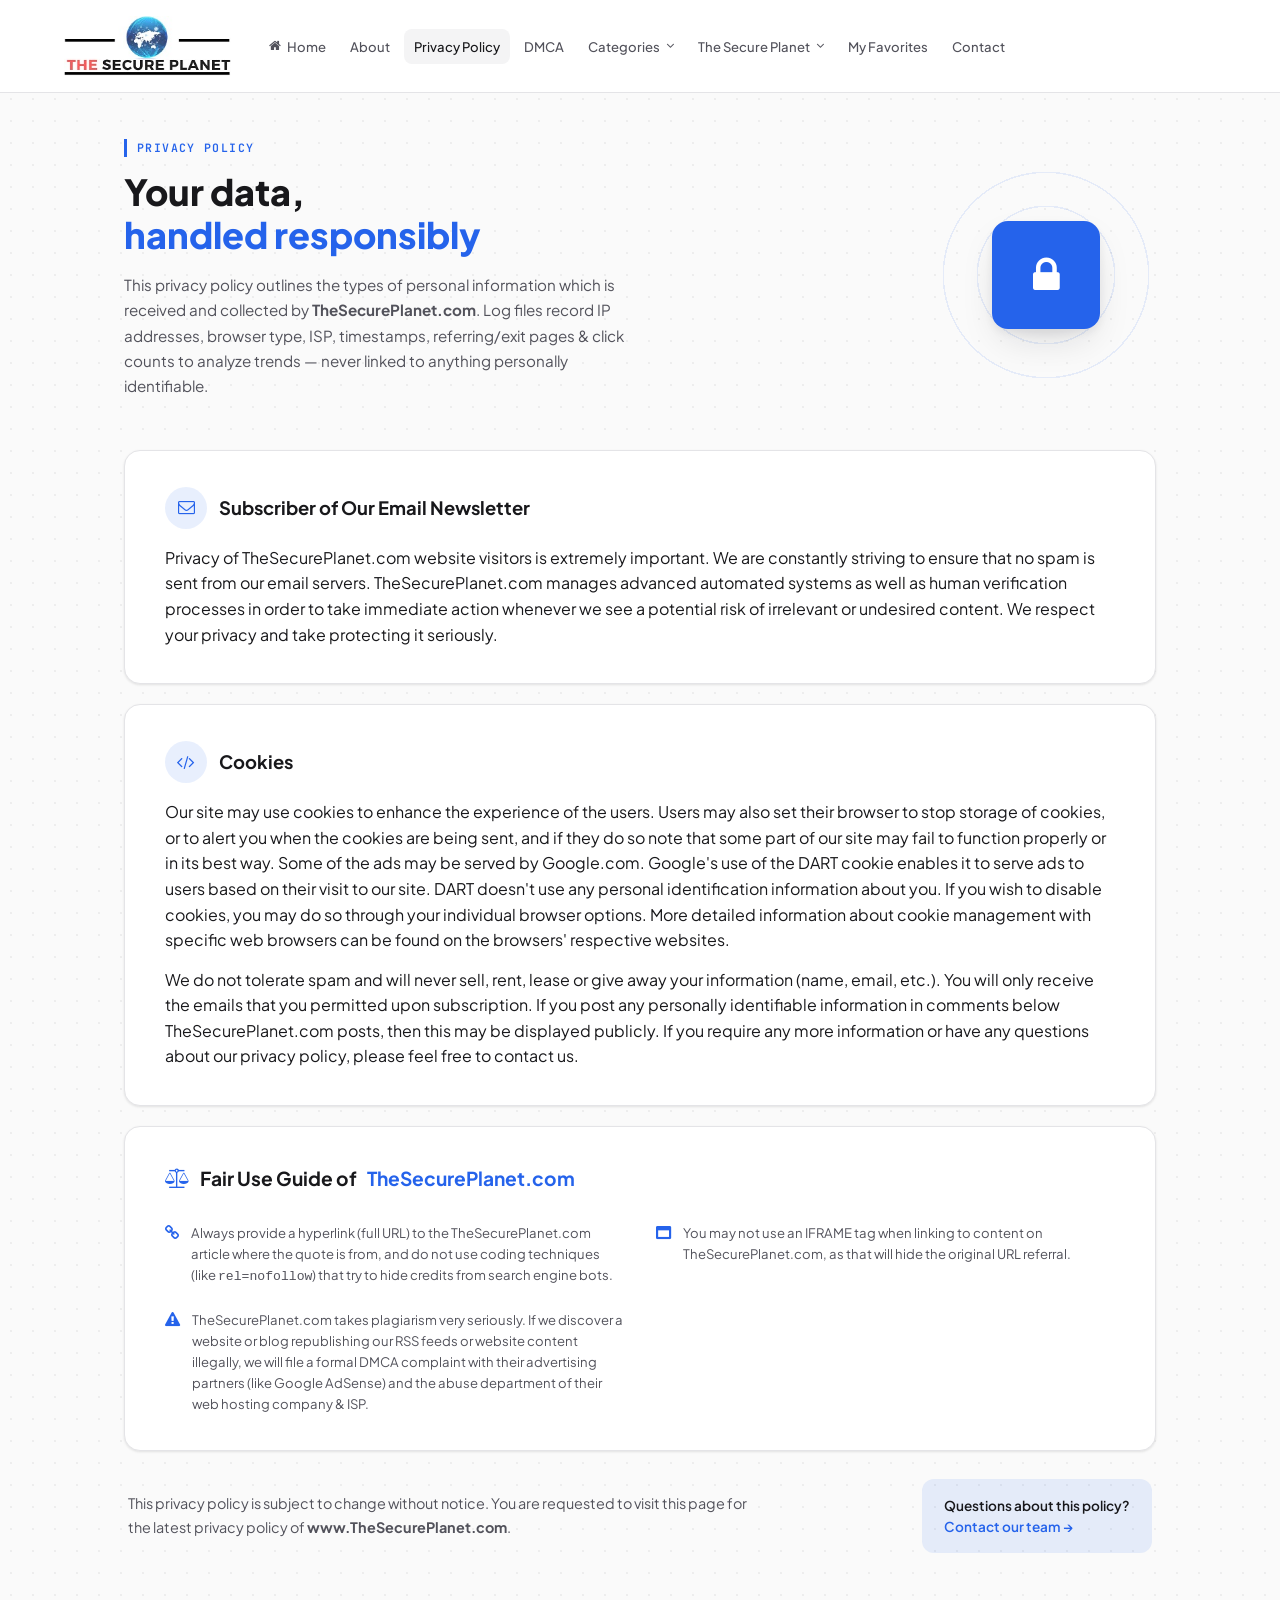
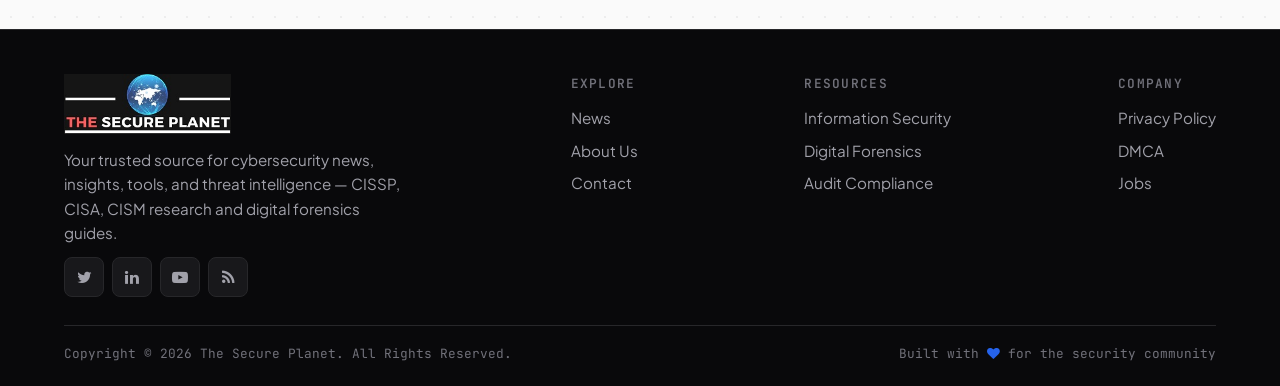
<file: privacy-policy.html>
<!DOCTYPE html>
<html lang="en">
<head>
  <meta charset="UTF-8" />
  <meta name="viewport" content="width=device-width, initial-scale=1.0" />
  <title>Privacy Policy — The Secure Planet</title>
  <link rel="icon" href="https://www.thesecureplanet.com/favicon.ico" />
  <link rel="stylesheet" href="https://maxcdn.bootstrapcdn.com/font-awesome/4.7.0/css/font-awesome.min.css" />
  <link rel="stylesheet" href="css/styles.css?v=56" />
</head>
<body>

  <!-- UNIFIED HEADER (logo + nav) -->
  <header class="hp-header">
    <div class="container hp-header-inner">
      <a href="index.html" class="logo-component">
        <img src="images/logo.png" alt="The Secure Planet" class="site-logo-img site-logo-img--light">
        <img src="images/footerlogo.png" alt="The Secure Planet" class="site-logo-img site-logo-img--dark">
      </a>

      <nav class="hp-nav">
        <ul class="nav-links">
          <li class="nav-item"><a href="index.html" class="nav-link"><i class="fa fa-home"></i> Home</a></li>
          <li class="nav-item"><a href="about.html" class="nav-link">About</a></li>
          <li class="nav-item active"><a href="privacy-policy.html" class="nav-link">Privacy Policy</a></li>
          <li class="nav-item"><a href="dmca.html" class="nav-link">DMCA</a></li>

          <li class="nav-item">
            <a href="#" class="nav-link">Categories <i class="fa fa-angle-down"></i></a>
            <div class="dropdown-menu">
              <a href="index.html" class="dropdown-link"><i class="fa fa-shield"></i> Information Security</a>
              <a href="index.html" class="dropdown-link"><i class="fa fa-check-square-o"></i> Audit Compliance</a>
              <a href="index.html" class="dropdown-link"><i class="fa fa-lock"></i> Cyber Security</a>
              <a href="index.html" class="dropdown-link"><i class="fa fa-search-plus"></i> Digital Forensics</a>
              <a href="index.html" class="dropdown-link"><i class="fa fa-lightbulb-o"></i> Tech Tips</a>
              <a href="index.html" class="dropdown-link"><i class="fa fa-rocket"></i> Entrepreneurship</a>
              <a href="index.html" class="dropdown-link"><i class="fa fa-folder-open-o"></i> General</a>
              <a href="index.html" class="dropdown-link"><i class="fa fa-briefcase"></i> Jobs</a>
            </div>
          </li>

          <li class="nav-item">
            <a href="#" class="nav-link">The Secure Planet <i class="fa fa-angle-down"></i></a>
            <div class="dropdown-menu">
              <a href="index.html" class="dropdown-link"><i class="fa fa-terminal"></i> Science</a>
              <a href="index.html" class="dropdown-link"><i class="fa fa-server"></i> Cloud & AWS Security</a>
              <a href="index.html" class="dropdown-link"><i class="fa fa-book"></i> ISO Standards</a>
              <a href="index.html" class="dropdown-link"><i class="fa fa-graduation-cap"></i> Corporate Training</a>
            </div>
          </li>

          <li class="nav-item"><a href="#" class="nav-link">My Favorites</a></li>
          <li class="nav-item"><a href="contact.html" class="nav-link">Contact</a></li>
        </ul>
      </nav>

      <div class="hp-header-actions">
        <button class="mobile-nav-toggle" aria-label="Toggle Menu">
          <i class="fa fa-bars"></i>
        </button>
      </div>
    </div>
  </header>

  <main class="main-content-area about-page">
    <div class="container about-container">

      <!-- HERO -->
      <section class="about-hero">
        <div class="about-hero-text">
          <div class="about-eyebrow">PRIVACY POLICY</div>
          <h1 class="about-hero-title">Your data,<br /><span>handled responsibly</span></h1>
          <p class="about-hero-intro">
            This privacy policy outlines the types of personal information which is received and collected by <strong>TheSecurePlanet.com</strong>. Log files record IP addresses, browser type, ISP, timestamps, referring/exit pages & click counts to analyze trends — never linked to anything personally identifiable.
          </p>
        </div>
        <div class="about-hero-visual" aria-hidden="true">
          <div class="about-hero-rings"></div>
          <div class="about-hero-plate">
            <i class="fa fa-lock"></i>
          </div>
        </div>
      </section>

      <!-- NEWSLETTER -->
      <section class="about-card">
        <div class="about-card-heading">
          <span class="about-icon-circle"><i class="fa fa-envelope-o"></i></span>
          <h2>Subscriber of Our Email Newsletter</h2>
        </div>
        <p>
          Privacy of TheSecurePlanet.com website visitors is extremely important. We are constantly striving to ensure that no spam is sent from our email servers. TheSecurePlanet.com manages advanced automated systems as well as human verification processes in order to take immediate action whenever we see a potential risk of irrelevant or undesired content. We respect your privacy and take protecting it seriously.
        </p>
      </section>

      <!-- COOKIES -->
      <section class="about-card">
        <div class="about-card-heading">
          <span class="about-icon-circle"><i class="fa fa-code"></i></span>
          <h2>Cookies</h2>
        </div>
        <p>
          Our site may use cookies to enhance the experience of the users. Users may also set their browser to stop storage of cookies, or to alert you when the cookies are being sent, and if they do so note that some part of our site may fail to function properly or in its best way. Some of the ads may be served by Google.com. Google's use of the DART cookie enables it to serve ads to users based on their visit to our site. DART doesn't use any personal identification information about you. If you wish to disable cookies, you may do so through your individual browser options. More detailed information about cookie management with specific web browsers can be found on the browsers' respective websites.
        </p>
        <p style="margin-top:14px;">
          We do not tolerate spam and will never sell, rent, lease or give away your information (name, email, etc.). You will only receive the emails that you permitted upon subscription. If you post any personally identifiable information in comments below TheSecurePlanet.com posts, then this may be displayed publicly. If you require any more information or have any questions about our privacy policy, please feel free to <a href="contact.html">contact us</a>.
        </p>
      </section>

      <!-- FAIR USE -->
      <section class="about-card">
        <h2 class="about-section-title about-section-title--left"><i class="fa fa-balance-scale"></i> Fair Use Guide of <span>TheSecurePlanet.com</span></h2>
        <div class="about-disclaimer-grid">
          <div class="about-disclaimer-item">
            <i class="fa fa-link"></i>
            <p>Always provide a hyperlink (full URL) to the TheSecurePlanet.com article where the quote is from, and do not use coding techniques (like <code>rel=nofollow</code>) that try to hide credits from search engine bots.</p>
          </div>
          <div class="about-disclaimer-item">
            <i class="fa fa-window-maximize"></i>
            <p>You may not use an IFRAME tag when linking to content on TheSecurePlanet.com, as that will hide the original URL referral.</p>
          </div>
          <div class="about-disclaimer-item">
            <i class="fa fa-exclamation-triangle"></i>
            <p>TheSecurePlanet.com takes plagiarism very seriously. If we discover a website or blog republishing our RSS feeds or website content illegally, we will file a formal DMCA complaint with their advertising partners (like Google AdSense) and the abuse department of their web hosting company & ISP.</p>
          </div>
        </div>
      </section>

      <!-- SIGNOFF NOTE -->
      <section class="about-signoff-band">
        <p style="color:var(--text-secondary);font-size:0.9rem;line-height:1.65;margin:0;max-width:640px;">
          This privacy policy is subject to change without notice. You are requested to visit this page for the latest privacy policy of <strong>www.TheSecurePlanet.com</strong>.
        </p>
        <div class="about-signoff-right">
          Questions about this policy?<br />
          <a href="contact.html" style="color:var(--hp-green);">Contact our team →</a>
        </div>
      </section>

    </div>
  </main>

  <footer class="site-footer">
    <div class="container">
      <div class="hp-footer-grid">

        <div class="footer-brand">
          <a href="index.html" class="logo-component" style="margin-bottom:14px;">
            <img src="images/footerlogo.png" alt="The Secure Planet" class="site-logo-img site-logo-img--footer">
          </a>
          <p>
            Your trusted source for cybersecurity news, insights, tools, and threat intelligence — CISSP, CISA, CISM research and digital forensics guides.
          </p>
          <div class="hp-follow-grid">
            <a href="https://www.twitter.com/TheSecurePlanet" target="_blank" class="hp-follow-icon"><i class="fa fa-twitter"></i></a>
            <a href="https://www.linkedin.com/in/prakashp" target="_blank" class="hp-follow-icon"><i class="fa fa-linkedin"></i></a>
            <a href="https://goo.gl/t3DX3D" target="_blank" class="hp-follow-icon"><i class="fa fa-youtube-play"></i></a>
            <a href="https://feeds.feedburner.com/TheSecurePlanet" target="_blank" class="hp-follow-icon"><i class="fa fa-rss"></i></a>
          </div>
        </div>

        <div class="footer-col">
          <h4>Explore</h4>
          <div class="footer-links">
            <a href="index.html">News</a>
            <a href="about.html">About Us</a>
            <a href="contact.html">Contact</a>
          </div>
        </div>

        <div class="footer-col">
          <h4>Resources</h4>
          <div class="footer-links">
            <a href="https://www.thesecureplanet.com/search/label/Information%20Security">Information Security</a>
            <a href="https://www.thesecureplanet.com/search/label/Digital%20Forensics">Digital Forensics</a>
            <a href="https://www.thesecureplanet.com/search/label/Audit%20Compliance">Audit Compliance</a>
          </div>
        </div>

        <div class="footer-col">
          <h4>Company</h4>
          <div class="footer-links">
            <a href="privacy-policy.html">Privacy Policy</a>
            <a href="dmca.html">DMCA</a>
            <a href="https://www.thesecureplanet.com/search/label/Jobs">Jobs</a>
          </div>
        </div>

      </div>

      <div class="footer-bottom">
        <div>Copyright © 2026 The Secure Planet. All Rights Reserved.</div>
        <div>Built with <i class="fa fa-heart" style="color:var(--hp-green);"></i> for the security community</div>
      </div>
    </div>
  </footer>
  <script src="js/main.js"></script>
</body>
</html>
</file>
<file: css/styles.css>
@import url('https://fonts.googleapis.com/css2?family=Plus+Jakarta+Sans:ital,wght@0,300;0,400;0,500;0,600;0,700;0,800;1,400&family=JetBrains+Mono:wght@400;500;600&display=swap');

/* ==========================================================================
   THE SECURE PLANET — CLEAN INTEL FEED DESIGN SYSTEM
   Zinc neutrals · white bordered cards · Plus Jakarta Sans / JetBrains Mono
   Coral reserved for actions & signals · dark intel strip on top
   ========================================================================== */

:root {
  /* Surfaces */
  --bg-root: #FAFAFA;
  --bg-surface: #FFFFFF;
  --bg-card: #FFFFFF;
  --bg-card-hover: #FFFFFF;
  --bg-elevated: #F4F4F5;
  --bg-inset: #F4F4F5;
  --bg-glass: rgba(250, 250, 250, 0.86);
  --bg-ink: #09090B;

  /* Brand accents */
  --brand-coral: #DE4A43;
  --brand-coral-hover: #C43B35;
  --brand-coral-soft: rgba(222, 74, 67, 0.08);
  --brand-coral-glow: rgba(222, 74, 67, 0.16);

  --brand-blue: #2563EB;
  --brand-blue-hover: #1D4ED8;
  --brand-blue-soft: rgba(37, 99, 235, 0.08);
  --brand-blue-glow: rgba(37, 99, 235, 0.16);

  /* Text */
  --text-main: #18181B;
  --text-secondary: #52525B;
  --text-muted: #A1A1AA;
  --text-coral: #DE4A43;
  --text-inverse: #FAFAFA;

  /* Borders */
  --border-subtle: #E4E4E7;
  --border-strong: #D4D4D8;
  --border-coral: rgba(222, 74, 67, 0.28);
  --border-blue: rgba(37, 99, 235, 0.28);

  /* Shadows — quiet, single light source, layered for depth */
  --shadow-xs: 0 1px 2px rgba(24, 24, 27, 0.05);
  --shadow-sm: 0 1px 3px rgba(24, 24, 27, 0.07), 0 1px 2px rgba(24, 24, 27, 0.04);
  --shadow-md: 0 2px 4px rgba(24, 24, 27, 0.05), 0 4px 12px -2px rgba(24, 24, 27, 0.1);
  --shadow-lg: 0 4px 8px rgba(24, 24, 27, 0.06), 0 16px 40px -12px rgba(24, 24, 27, 0.18);
  --shadow-hover: 0 2px 6px rgba(24, 24, 27, 0.06), 0 12px 32px -10px rgba(24, 24, 27, 0.18);

  /* Type — Minimalist Geometric Sans */
  --font-heading: 'Plus Jakarta Sans', -apple-system, BlinkMacSystemFont, 'Segoe UI', Roboto, sans-serif;
  --font-body: 'Plus Jakarta Sans', -apple-system, BlinkMacSystemFont, 'Segoe UI', Roboto, sans-serif;
  --font-mono: 'JetBrains Mono', ui-monospace, monospace;

  /* Radii */
  --radius-sm: 8px;
  --radius-md: 12px;
  --radius-lg: 16px;
  --radius-pill: 9999px;

  /* Motion */
  --transition-fast: 0.15s cubic-bezier(0.4, 0, 0.2, 1);
  --transition-normal: 0.25s cubic-bezier(0.4, 0, 0.2, 1);

  /* Clean Image Presentation — No forced zoom or crop */
  --img-crop: none;
  --img-crop-hover: none;
}

/* ==========================================================================
   BASE
   ========================================================================== */
*, *::before, *::after {
  box-sizing: border-box;
  margin: 0;
  padding: 0;
}

html {
  scroll-behavior: smooth;
  font-size: 16px;
}

body {
  font-family: var(--font-body);
  background-color: var(--bg-root);
  /* faint zinc dot grid — shows only in the gaps between white cards */
  background-image: radial-gradient(rgba(24, 24, 27, 0.055) 1px, transparent 1px);
  background-size: 22px 22px;
  color: var(--text-main);
  line-height: 1.6;
  overflow-x: hidden;
  min-height: 100vh;
  display: flex;
  flex-direction: column;
  -webkit-font-smoothing: antialiased;
}

a {
  color: inherit;
  text-decoration: none;
  transition: color var(--transition-fast), background var(--transition-fast), border-color var(--transition-fast);
}

img {
  max-width: 100%;
  height: auto;
  display: block;
}

ul { list-style: none; }

button, input, textarea {
  font-family: inherit;
  border: none;
  outline: none;
  background: none;
  color: inherit;
}

button { cursor: pointer; }

:focus-visible {
  outline: 2px solid var(--brand-blue);
  outline-offset: 2px;
  border-radius: 4px;
}

::selection {
  background: rgba(37, 99, 235, 0.16);
}

.container {
  width: 100%;
  max-width: 1200px;
  margin: 0 auto;
  padding: 0 24px;
}

/* ==========================================================================
   TOP BAR — dark intel strip
   ========================================================================== */
.top-bar {
  background: var(--bg-ink);
  color: #A1A1AA;
  font-family: var(--font-mono);
  font-size: 0.75rem;
  padding: 8px 0;
}

.top-bar-inner {
  display: flex;
  justify-content: space-between;
  align-items: center;
}

.top-social-list {
  display: flex;
  align-items: center;
  gap: 20px;
}

.top-social-list a {
  color: #A1A1AA;
  display: flex;
  align-items: center;
  gap: 7px;
}

.top-social-list a:hover { color: #FAFAFA; }

.top-social-list a i { font-size: 0.8rem; }

.live-status {
  display: flex;
  align-items: center;
  gap: 8px;
  font-size: 0.6875rem;
  font-weight: 500;
  letter-spacing: 0.1em;
  color: #F87171;
  border: 1px solid rgba(248, 113, 113, 0.35);
  padding: 3px 12px;
  border-radius: var(--radius-pill);
}

.live-dot {
  width: 6px;
  height: 6px;
  background: #F87171;
  border-radius: 50%;
  animation: pulse-coral 2s infinite;
}

@keyframes pulse-coral {
  0%, 100% { opacity: 1; transform: scale(1); }
  50% { opacity: 0.35; transform: scale(0.8); }
}

/* ==========================================================================
   HEADER & LOGO
   ========================================================================== */
.site-header {
  padding: 22px 0;
  background: var(--bg-surface);
}

.header-branding {
  display: flex;
  justify-content: space-between;
  align-items: center;
  gap: 24px;
}

.logo-component {
  display: flex;
  align-items: center;
  color: var(--text-main);
}

.site-logo-img {
  height: 60px;
  width: auto;
  display: block;
}

.site-logo-img--footer,
.site-footer .site-logo-img--footer {
  height: 60px;
  width: auto;
  max-width: 100%;
}

.site-logo-img--dark {
  display: none;
}

:root[data-theme="dark"] .site-logo-img--light {
  display: none;
}

:root[data-theme="dark"] .site-logo-img--dark {
  display: block;
}

/* Search trigger — command-palette style */
.header-search-btn {
  display: flex;
  align-items: center;
  gap: 10px;
  background: var(--bg-surface);
  border: 1px solid var(--border-subtle);
  color: var(--text-muted);
  padding: 9px 14px;
  border-radius: var(--radius-sm);
  font-size: 0.875rem;
  min-width: 260px;
  box-shadow: var(--shadow-xs);
  transition: border-color var(--transition-fast), box-shadow var(--transition-fast);
}

.hp-header-actions .header-search-btn {
  min-width: 0;
  padding: 9px 11px;
}

.header-search-btn span:first-of-type { flex: 1; text-align: left; }

.header-search-btn:hover {
  border-color: var(--border-strong);
  color: var(--text-secondary);
  box-shadow: var(--shadow-sm);
}

.search-shortcut {
  font-family: var(--font-mono);
  font-size: 0.6875rem;
  background: var(--bg-inset);
  border: 1px solid var(--border-subtle);
  padding: 2px 7px;
  border-radius: 5px;
  color: var(--text-muted);
}

/* ==========================================================================
   STICKY NAVBAR
   ========================================================================== */
.navbar {
  position: sticky;
  top: 0;
  z-index: 1000;
  background: var(--bg-glass);
  backdrop-filter: blur(12px);
  -webkit-backdrop-filter: blur(12px);
  border-top: 1px solid var(--border-subtle);
  border-bottom: 1px solid var(--border-subtle);
  transition: box-shadow var(--transition-normal);
}

.navbar.scrolled {
  box-shadow: 0 8px 24px -12px rgba(24, 24, 27, 0.14);
}

.navbar-inner {
  display: flex;
  justify-content: space-between;
  align-items: center;
  height: 54px;
}

.nav-links {
  display: flex;
  align-items: center;
  gap: 2px;
}

.nav-item { position: relative; flex-shrink: 0; }
.nav-item--mega { position: static; }

.nav-link {
  display: flex;
  align-items: center;
  gap: 6px;
  padding: 7px 12px;
  font-weight: 500;
  font-size: 0.855rem;
  color: var(--text-secondary);
  border-radius: var(--radius-sm);
  white-space: nowrap;
}

.nav-link i { font-size: 0.8rem; }

.nav-link:hover,
.nav-item.active .nav-link {
  color: var(--text-main);
  background: var(--bg-inset);
}

.nav-link.active-home { color: var(--text-main); }

/* Dropdown — menu panel */
.dropdown-menu {
  position: absolute;
  top: calc(100% + 6px);
  left: 0;
  min-width: 230px;
  background: var(--bg-surface);
  border: 1px solid var(--border-subtle);
  border-radius: var(--radius-md);
  padding: 6px;
  box-shadow: var(--shadow-lg);
  opacity: 0;
  visibility: hidden;
  transform: translateY(-6px);
  transition: opacity var(--transition-fast), transform var(--transition-fast), visibility var(--transition-fast);
  z-index: 100;
}

.nav-item:hover .dropdown-menu,
.nav-item:focus-within .dropdown-menu {
  opacity: 1;
  visibility: visible;
  transform: translateY(0);
}

.dropdown-link {
  display: flex;
  align-items: center;
  gap: 10px;
  padding: 8px 10px;
  border-radius: 7px;
  color: var(--text-secondary);
  font-size: 0.84rem;
}

.dropdown-link i {
  width: 16px;
  text-align: center;
  color: var(--text-muted);
  font-size: 0.8rem;
}

.dropdown-link:hover {
  background: var(--bg-inset);
  color: var(--text-main);
}

.dropdown-link:hover i { color: var(--brand-coral); }

/* Mega menu — "The Secure Planet" nav item */
.nav-megamenu {
  left: 0;
  right: 0;
  top: 100%;
  width: 100%;
  max-width: 100%;
  min-width: 0;
  padding: 0;
  background: var(--bg-surface);
  border: none;
  border-top: 1px solid var(--border-subtle);
  border-bottom: 1px solid var(--border-subtle);
  border-radius: 0;
  box-shadow: var(--shadow-lg);
  transform: translateY(-6px);
  overflow: visible;
}

.nav-item:hover .nav-megamenu,
.nav-item:focus-within .nav-megamenu {
  transform: translateY(0);
}

.megamenu-inner {
  display: flex;
  align-items: flex-start;
  gap: 24px;
  padding-top: 24px;
  padding-bottom: 24px;
}

.megamenu-sidebar {
  display: flex;
  flex-direction: column;
  gap: 3px;
  width: 240px;
  flex-shrink: 0;
}

.megamenu-cat-link {
  display: flex;
  align-items: center;
  justify-content: space-between;
  gap: 10px;
  padding: 11px 14px;
  border-radius: 10px;
  color: var(--text-secondary);
  font-size: 0.84rem;
  font-weight: 500;
}

.megamenu-cat-link span { display: flex; align-items: center; gap: 10px; }
.megamenu-cat-link i { width: 16px; text-align: center; font-size: 0.8rem; }
.megamenu-cat-chevron { width: auto; font-size: 0.8rem; color: var(--text-muted); }

.megamenu-cat-link:hover { background: var(--bg-inset); color: var(--text-main); }

.megamenu-cat-link.active {
  background: var(--hp-green);
  color: #fff;
}

.megamenu-cat-link.active .megamenu-cat-chevron { color: #fff; }

/* Right-hand content panel */
.megamenu-panel {
  display: none;
  flex-direction: column;
  flex: 1;
  min-width: 0;
  background: var(--bg-root);
  border: 1px solid var(--border-subtle);
  border-radius: 14px;
  padding: 24px 28px 20px;
}

.megamenu-panel.active { display: flex; }

.megamenu-panel-header {
  display: flex;
  align-items: center;
  gap: 12px;
}

.megamenu-panel-header i {
  font-size: 1.25rem;
  color: var(--hp-green);
}

.megamenu-panel-header h2 {
  font-size: 1.3rem;
  font-weight: 700;
  color: var(--text-main);
  margin: 0;
}

.megamenu-panel-desc {
  margin: 8px 0 0;
  font-size: 0.85rem;
  color: var(--text-secondary);
  max-width: 640px;
  line-height: 1.5;
}

.megamenu-latest-row {
  display: flex;
  align-items: center;
  justify-content: space-between;
  margin-top: 20px;
  padding-top: 16px;
  border-top: 1px solid var(--border-subtle);
}

.megamenu-latest-row h3 {
  font-size: 0.95rem;
  font-weight: 600;
  color: var(--text-main);
  margin: 0;
}

.megamenu-viewall {
  display: flex;
  align-items: center;
  gap: 6px;
  font-size: 0.8rem;
  font-weight: 500;
  color: var(--hp-green);
}

.megamenu-viewall i { font-size: 0.7rem; }

.megamenu-posts-grid {
  display: grid;
  grid-template-columns: repeat(4, 1fr);
  gap: 18px;
  margin-top: 16px;
}

.megamenu-post {
  display: flex;
  flex-direction: column;
  min-width: 0;
  color: var(--text-main);
}

.megamenu-post-img {
  position: relative;
  aspect-ratio: 16 / 10;
  border-radius: 10px;
  overflow: hidden;
  background: var(--bg-inset);
  border: 1px solid var(--border-subtle);
}

.megamenu-post-img img { width: 100%; height: 100%; object-fit: cover; display: block; }

.megamenu-post-img--placeholder {
  display: flex;
  align-items: center;
  justify-content: center;
}

.megamenu-post-img--placeholder i { font-size: 1.6rem; color: var(--text-muted); }

.megamenu-post-img--placeholder img {
  width: 55%;
  height: auto;
  object-fit: contain;
  opacity: 0.85;
}

.megamenu-post-badge {
  position: absolute;
  top: 8px;
  left: 8px;
  background: var(--hp-green);
  color: #fff;
  font-size: 0.6rem;
  font-weight: 700;
  text-transform: uppercase;
  letter-spacing: 0.03em;
  padding: 3px 8px;
  border-radius: 4px;
}

.megamenu-post-title {
  margin-top: 10px;
  font-size: 0.82rem;
  font-weight: 600;
  line-height: 1.35;
  display: -webkit-box;
  -webkit-line-clamp: 2;
  -webkit-box-orient: vertical;
  overflow: hidden;
}

.megamenu-post-date {
  margin-top: auto;
  padding-top: 8px;
  display: flex;
  align-items: center;
  gap: 5px;
  font-size: 0.72rem;
  color: var(--text-muted);
}

.megamenu-post-badge--infosec     { background: var(--hp-green); }
.megamenu-post-badge--cybersec    { background: #0072bc; }
.megamenu-post-badge--audit       { background: #c47800; }
.megamenu-post-badge--forensics   { background: #7C3AED; }
.megamenu-post-badge--entrepreneur{ background: #8b5cf6; }
.megamenu-post-badge--science     { background: #0284C7; }
.megamenu-post-badge--techtips    { background: #D04A44; }
.megamenu-post-badge--jobs        { background: #0D9488; }
.megamenu-post-badge--general     { background: #71717A; }

.megamenu-panel-footer {
  display: flex;
  flex-wrap: wrap;
  align-items: center;
  gap: 16px 24px;
  margin-top: 20px;
  padding-top: 18px;
  border-top: 1px solid var(--border-subtle);
}

.megamenu-feature {
  display: flex;
  align-items: flex-start;
  gap: 10px;
  flex: 1 1 150px;
  min-width: 0;
}

.megamenu-feature i {
  color: var(--hp-green);
  font-size: 0.95rem;
  margin-top: 2px;
}

.megamenu-feature strong {
  display: block;
  font-size: 0.78rem;
  font-weight: 600;
  color: var(--text-main);
}

.megamenu-feature span {
  display: block;
  font-size: 0.72rem;
  color: var(--text-muted);
  margin-top: 1px;
}

.megamenu-explore-btn {
  margin-left: auto;
  flex-shrink: 0;
  display: flex;
  align-items: center;
  gap: 8px;
  padding: 9px 16px;
  background: color-mix(in srgb, var(--hp-green) 10%, transparent);
  color: var(--hp-green);
  font-size: 0.8rem;
  font-weight: 600;
  border-radius: 9px;
  white-space: nowrap;
}

.megamenu-explore-btn:hover { background: color-mix(in srgb, var(--hp-green) 18%, transparent); }

/* Nav right actions */
.nav-tools {
  display: flex;
  align-items: center;
  gap: 12px;
}

.random-post-btn {
  display: flex;
  align-items: center;
  gap: 8px;
  padding: 7px 15px;
  background: var(--text-main);
  border: 1px solid var(--text-main);
  border-radius: var(--radius-sm);
  color: #FAFAFA;
  font-size: 0.8125rem;
  font-weight: 500;
  box-shadow: var(--shadow-xs);
  transition: background var(--transition-fast), transform var(--transition-fast);
}

.random-post-btn:hover {
  background: #3F3F46;
  border-color: #3F3F46;
  color: #fff;
}

.mobile-nav-toggle {
  display: none;
  font-size: 1.25rem;
  color: var(--text-secondary);
  padding: 8px;
}

/* ==========================================================================
   TRENDING TICKER
   ========================================================================== */
.news-ticker-bar {
  background: var(--bg-surface);
  border-bottom: 1px solid var(--border-subtle);
  padding: 9px 0;
}

/* ---- Homepage search bar (below trending ticker) ---- */
.hp-search-bar-section {
  background: var(--bg-root);
  padding: 16px 0;
}

.hp-search-bar {
  display: flex;
  align-items: center;
  gap: 12px;
  width: 100%;
  background: var(--bg-surface);
  border: 1px solid var(--border-subtle);
  color: var(--text-muted);
  padding: 13px 18px;
  border-radius: var(--radius-md);
  font-size: 0.9375rem;
  box-shadow: var(--shadow-xs);
  transition: border-color var(--transition-fast), box-shadow var(--transition-fast);
}

.hp-search-bar i.fa-search { color: var(--hp-green); font-size: 1rem; }

.hp-search-bar:not(.hp-search-bar--input) span:first-of-type { flex: 1; text-align: left; }

.hp-search-bar:hover {
  border-color: var(--border-strong);
  color: var(--text-secondary);
  box-shadow: var(--shadow-sm);
}

.hp-search-bar-wrap { position: relative; }

.hp-search-bar--input { cursor: text; }

.hp-search-bar--input:focus-within {
  border-color: var(--hp-green);
  box-shadow: var(--shadow-sm);
}

.hp-search-bar--input .search-shortcut { flex: 0 0 auto; text-align: right; }

.hp-search-input {
  flex: 1;
  min-width: 0;
  appearance: none;
  -webkit-appearance: none;
  background: transparent;
  border: none;
  outline: none;
  box-shadow: none;
  border-radius: 0;
  color: var(--text-main);
  font-family: var(--font-body);
  font-size: 0.9375rem;
}

.hp-search-input::placeholder { color: var(--text-muted); }

.hp-search-dropdown {
  display: none;
  position: absolute;
  left: 0;
  right: 0;
  top: calc(100% + 8px);
  background: var(--bg-surface);
  border: 1px solid var(--border-subtle);
  border-radius: var(--radius-md);
  box-shadow: var(--shadow-lg);
  padding: 8px;
  max-height: 360px;
  overflow-y: auto;
  z-index: 50;
}

.hp-search-dropdown.open { display: flex; flex-direction: column; gap: 2px; }

.hp-search-result-item {
  display: block;
  padding: 10px 12px;
  border-radius: var(--radius-sm);
  color: var(--text-main);
  font-size: 0.9rem;
}

.hp-search-result-item:hover { background: var(--bg-inset); }

.hp-search-result-item small {
  display: block;
  color: var(--text-muted);
  font-size: 0.78rem;
  margin-top: 2px;
}

.hp-search-empty {
  padding: 12px;
  color: var(--text-muted);
  font-size: 0.875rem;
}

.ticker-wrapper {
  display: flex;
  align-items: center;
  gap: 16px;
  overflow: hidden;
}

.ticker-badge {
  display: flex;
  align-items: center;
  gap: 6px;
  color: var(--brand-coral);
  background: var(--brand-coral-soft);
  border: 1px solid var(--border-coral);
  font-family: var(--font-mono);
  font-size: 0.6875rem;
  font-weight: 600;
  padding: 3px 10px;
  border-radius: 6px;
  text-transform: uppercase;
  letter-spacing: 0.08em;
  flex-shrink: 0;
}

.ticker-content {
  display: flex;
  align-items: center;
  overflow: hidden;
  flex: 1;
  /* fade edges */
  -webkit-mask-image: linear-gradient(90deg, transparent, #000 4%, #000 96%, transparent);
  mask-image: linear-gradient(90deg, transparent, #000 4%, #000 96%, transparent);
}

.ticker-items {
  display: flex;
  align-items: center;
  gap: 36px;
  animation: ticker-slide 32s linear infinite;
  white-space: nowrap;
}

.ticker-items:hover { animation-play-state: paused; }

@keyframes ticker-slide {
  0% { transform: translateX(0); }
  100% { transform: translateX(-50%); }
}

.ticker-item {
  display: flex;
  align-items: center;
  gap: 10px;
  font-size: 0.8125rem;
  color: var(--text-muted);
}

.ticker-item a {
  color: var(--text-secondary);
  font-weight: 500;
}

.ticker-item a:hover { color: var(--text-main); }

/* ==========================================================================
   HERO
   ========================================================================== */
.hero-section {
  padding: 28px 0 8px;
}

.hero-grid {
  display: grid;
  grid-template-columns: minmax(0, 1.7fr) minmax(0, 1fr);
  gap: 18px;
}

.hero-main-card {
  position: relative;
  border-radius: var(--radius-lg);
  overflow: hidden;
  min-height: 430px;
  background: var(--bg-ink);
  display: flex;
  flex-direction: column;
  justify-content: flex-end;
  padding: 32px;
  border: 1px solid var(--border-subtle);
  box-shadow: var(--shadow-sm);
  transition: box-shadow var(--transition-normal);
}

.hero-main-card:hover { box-shadow: var(--shadow-hover); }

.hero-main-bg {
  position: absolute;
  inset: 0;
  width: 100%;
  height: 100%;
  object-fit: contain;
  object-position: center;
  z-index: 1;
  background: var(--bg-ink);
}

.hero-main-card:hover .hero-main-bg { transform: none; }

.hero-overlay {
  position: absolute;
  inset: 0;
  background: linear-gradient(180deg, rgba(9, 9, 11, 0.05) 0%, rgba(9, 9, 11, 0.72) 55%, rgba(9, 9, 11, 0.94) 100%);
  z-index: 2;
}

.hero-content {
  position: relative;
  z-index: 3;
}

/* Category badges — mono micro-labels */
.cat-badge {
  display: inline-flex;
  align-items: center;
  gap: 6px;
  font-family: var(--font-mono);
  font-size: 0.6563rem;
  font-weight: 600;
  text-transform: uppercase;
  letter-spacing: 0.09em;
  padding: 3px 10px;
  border-radius: 6px;
  margin-bottom: 14px;
}

.cat-badge.tech-tips { background: rgba(224, 92, 86, 0.10); color: #D04A44; border: 1px solid rgba(224, 92, 86, 0.25); }
.cat-badge.science { background: rgba(14, 165, 233, 0.10); color: #0284C7; border: 1px solid rgba(14, 165, 233, 0.25); }
.cat-badge.forensics { background: rgba(139, 92, 246, 0.10); color: #7C3AED; border: 1px solid rgba(139, 92, 246, 0.25); }
.cat-badge.infosec { background: rgba(16, 185, 129, 0.10); color: #059669; border: 1px solid rgba(16, 185, 129, 0.25); }
.cat-badge.cybersec { background: rgba(14, 165, 233, 0.10); color: #0072bc; border: 1px solid rgba(0, 114, 188, 0.25); }
.cat-badge.audit { background: rgba(247, 148, 29, 0.10); color: #c47800; border: 1px solid rgba(247, 148, 29, 0.25); }
.cat-badge.entrepreneur { background: rgba(0, 150, 136, 0.10); color: #007a70; border: 1px solid rgba(0, 150, 136, 0.25); }

.hero-title {
  font-family: var(--font-heading);
  font-size: clamp(1.5rem, 2.6vw, 2.15rem);
  font-weight: 700;
  line-height: 1.2;
  letter-spacing: -0.015em;
  margin-bottom: 10px;
  color: #fff;
  text-wrap: balance;
}

.hero-title a:hover { color: #E4E4E7; }

.hero-summary {
  color: #D4D4D8;
  font-size: 0.9375rem;
  line-height: 1.6;
  margin-bottom: 18px;
  max-width: 56ch;
  display: -webkit-box;
  -webkit-line-clamp: 2;
  line-clamp: 2;
  -webkit-box-orient: vertical;
  overflow: hidden;
}

.meta-row {
  display: flex;
  align-items: center;
  gap: 12px;
  font-family: var(--font-mono);
  font-size: 0.75rem;
  color: var(--text-muted);
}

.hero-content .meta-row { color: #A1A1AA; }

.author-chip {
  display: flex;
  align-items: center;
  gap: 8px;
  font-family: var(--font-body);
  font-weight: 500;
  color: inherit;
}

.hero-content .author-chip { color: #FAFAFA; }

.author-chip img {
  width: 24px;
  height: 24px;
  border-radius: 50%;
  border: 1px solid var(--border-subtle);
}

/* Hero side cards */
.hero-side-grid {
  display: flex;
  flex-direction: column;
  gap: 14px;
}

.side-feature-card {
  flex: 1;
  background: var(--bg-card);
  border: 1px solid var(--border-subtle);
  border-radius: var(--radius-md);
  padding: 14px;
  display: flex;
  gap: 14px;
  align-items: center;
  box-shadow: var(--shadow-xs);
  transition: border-color var(--transition-fast), box-shadow var(--transition-normal), transform var(--transition-normal);
}

.side-feature-card:hover {
  border-color: var(--border-strong);
  box-shadow: var(--shadow-md);
  transform: translateY(-2px);
}

.side-thumb {
  width: 104px;
  height: 84px;
  border-radius: var(--radius-sm);
  overflow: hidden;
  flex-shrink: 0;
  border: 1px solid var(--border-subtle);
}

.side-thumb img {
  width: 100%;
  height: 100%;
  object-fit: contain;
  object-position: center;
  background: var(--bg-inset);
  padding: 4px;
}

.side-feature-card:hover .side-thumb img { transform: none; }

.side-info { flex: 1; min-width: 0; }

.side-title {
  font-family: var(--font-heading);
  font-size: 0.9688rem;
  font-weight: 600;
  line-height: 1.35;
  margin: 4px 0 8px;
  color: var(--text-main);
}

.side-title a:hover { color: var(--brand-coral); }

/* ==========================================================================
   MAIN CONTENT LAYOUT
   ========================================================================== */
.main-content-area {
  padding: 32px 0 72px;
}

.layout-grid {
  display: grid;
  grid-template-columns: minmax(0, 1fr) 330px;
  gap: 40px;
  align-items: start;
}

.section-header {
  display: flex;
  justify-content: space-between;
  align-items: center;
  flex-wrap: wrap;
  gap: 14px;
  margin-bottom: 24px;
  padding-bottom: 16px;
  border-bottom: 1px solid var(--border-subtle);
}

.section-heading {
  font-family: var(--font-heading);
  font-size: 1.25rem;
  font-weight: 700;
  letter-spacing: 0.02em;
  display: flex;
  align-items: center;
  gap: 10px;
  color: var(--text-main);
}

.section-heading i {
  color: var(--brand-coral);
  font-size: 1rem;
}

/* Filter — segmented control */
.filter-tabs {
  display: inline-flex;
  gap: 2px;
  background: var(--bg-inset);
  border: 1px solid var(--border-subtle);
  border-radius: var(--radius-sm);
  padding: 3px;
  max-width: 100%;
  overflow-x: auto;
  -webkit-overflow-scrolling: touch;
  scrollbar-width: none;
}

.filter-tabs::-webkit-scrollbar { display: none; }

.filter-pill { flex-shrink: 0; }

.filter-pill {
  padding: 5px 13px;
  border-radius: 6px;
  font-size: 0.8125rem;
  font-weight: 500;
  color: var(--text-secondary);
  white-space: nowrap;
  transition: background var(--transition-fast), color var(--transition-fast), box-shadow var(--transition-fast);
}

.filter-pill:hover { color: var(--text-main); }

.filter-pill.active {
  background: var(--bg-surface);
  color: var(--text-main);
  box-shadow: var(--shadow-xs);
}

/* Article feed */
.articles-feed {
  display: grid;
  grid-template-columns: repeat(2, minmax(0, 1fr));
  gap: 18px;
}

.article-card {
  position: relative;
  display: flex;
  flex-direction: column;
  background: var(--bg-card);
  border: 1px solid var(--border-subtle);
  border-radius: var(--radius-md);
  overflow: hidden;
  box-shadow: var(--shadow-xs);
  transition: border-color var(--transition-fast), box-shadow var(--transition-normal), transform var(--transition-normal), opacity var(--transition-normal);
}

/* coral signal line sweeps across the top on hover */
.article-card::after {
  content: '';
  position: absolute;
  top: 0;
  left: 0;
  right: 0;
  height: 2px;
  background: linear-gradient(90deg, var(--brand-coral) 0%, rgba(222, 74, 67, 0.25) 70%, transparent 100%);
  transform: scaleX(0);
  transform-origin: left;
  transition: transform 0.4s cubic-bezier(0.16, 1, 0.3, 1);
  z-index: 5;
  pointer-events: none;
}

.article-card:hover::after { transform: scaleX(1); }

.article-card:first-child {
  grid-column: 1 / -1;
  display: grid;
  grid-template-columns: minmax(0, 1.25fr) minmax(0, 1fr);
}

.article-card:hover {
  border-color: var(--border-strong);
  box-shadow: var(--shadow-hover);
  transform: translateY(-2px);
}

.article-thumb {
  position: relative;
  overflow: hidden;
  min-height: 200px;
  min-width: 0;
  background: var(--bg-inset);
}

.article-card:first-child .article-thumb { min-height: 270px; }

.article-thumb img {
  width: 100%;
  height: 100%;
  object-fit: contain;
  object-position: center;
  background: var(--bg-inset);
  padding: 6px;
  display: block;
  transition: opacity var(--transition-fast);
}

.article-card:hover .article-thumb img {
  transform: none;
  opacity: 0.94;
}

/* Posts without a featured image get a dark ink tile instead */
.article-thumb.thumb-placeholder {
  display: flex;
  flex-direction: column;
  align-items: center;
  justify-content: center;
  gap: 12px;
  background-color: var(--bg-ink);
  background-image:
    radial-gradient(circle at 30% 20%, rgba(125, 211, 252, 0.12), transparent 55%),
    radial-gradient(rgba(250, 250, 250, 0.07) 1px, transparent 1px);
  background-size: auto, 18px 18px;
}

.thumb-placeholder-icon {
  width: 64px;
  height: 64px;
  border-radius: var(--radius-md);
  background: rgba(250, 250, 250, 0.06);
  border: 1px solid rgba(250, 250, 250, 0.14);
  display: flex;
  align-items: center;
  justify-content: center;
  font-size: 1.6rem;
  color: #7DD3FC;
  transition: transform var(--transition-normal);
}

.article-card:hover .thumb-placeholder-icon { transform: translateY(-3px) scale(1.05); }

.thumb-placeholder-label {
  font-family: var(--font-mono);
  font-size: 0.6563rem;
  font-weight: 600;
  letter-spacing: 0.16em;
  color: #A1A1AA;
}

.article-info {
  display: flex;
  flex-direction: column;
  justify-content: space-between;
  padding: 20px;
  flex: 1;
  min-width: 0;
}

.article-header-meta {
  display: flex;
  align-items: center;
  justify-content: space-between;
  gap: 10px;
  margin-bottom: 12px;
}

.article-title {
  font-family: var(--font-heading);
  font-size: 1.125rem;
  font-weight: 600;
  line-height: 1.35;
  letter-spacing: -0.005em;
  margin-bottom: 8px;
  color: var(--text-main);
}

.article-card:first-child .article-title { font-size: 1.35rem; }

.article-title a:hover { color: var(--brand-coral); }

.article-excerpt {
  color: var(--text-secondary);
  font-size: 0.875rem;
  line-height: 1.65;
  margin-bottom: 16px;
  display: -webkit-box;
  -webkit-line-clamp: 3;
  line-clamp: 3;
  -webkit-box-orient: vertical;
  overflow: hidden;
}

.article-footer {
  display: flex;
  align-items: center;
  justify-content: space-between;
  gap: 10px;
  padding-top: 14px;
  border-top: 1px solid var(--border-subtle);
  font-size: 0.8125rem;
  color: var(--text-secondary);
}

.article-footer .author-chip { color: var(--text-secondary); }

.read-more-link {
  display: inline-flex;
  align-items: center;
  gap: 6px;
  font-size: 0.8125rem;
  font-weight: 600;
  color: var(--text-main);
  white-space: nowrap;
}

.read-more-link i { transition: transform var(--transition-fast); }

.read-more-link:hover { color: var(--brand-coral); }
.read-more-link:hover i { transform: translateX(3px); }

/* ==========================================================================
   SIDEBAR
   ========================================================================== */
.sidebar {
  display: flex;
  flex-direction: column;
  gap: 20px;
  position: sticky;
  top: 78px;
}

.sidebar {
  display: flex;
  flex-direction: column;
  gap: 24px;
}

.sidebar-widget {
  background: var(--bg-card);
  border: 1px solid var(--border-subtle);
  border-radius: var(--radius-lg);
  padding: 16px;
  box-shadow: var(--shadow-xs);
  transition: border-color var(--transition-fast), box-shadow var(--transition-fast);
}

.sidebar-widget:hover {
  border-color: var(--border-strong);
  box-shadow: var(--shadow-sm);
}

.widget-title {
  font-family: var(--font-heading);
  font-size: 0.78rem;
  font-weight: 700;
  letter-spacing: 0.04em;
  text-transform: uppercase;
  margin-bottom: 10px;
  padding-bottom: 7px;
  border-bottom: 2px solid var(--bg-inset);
  display: flex;
  align-items: center;
  justify-content: space-between;
  color: var(--text-main);
  position: relative;
}

.widget-title::after {
  content: '';
  position: absolute;
  bottom: -2px;
  left: 0;
  width: 30px;
  height: 2px;
  background: var(--brand-coral);
  border-radius: 2px;
}

.widget-title i {
  color: var(--brand-coral);
  margin-right: 6px;
  font-size: 0.78rem;
}

/* Connect With Us — THN & GBHackers Styled Social Grid */
.social-grid {
  display: grid;
  grid-template-columns: 1fr 1fr;
  gap: 8px;
}

.social-tile {
  display: flex;
  align-items: center;
  gap: 8px;
  padding: 8px 10px;
  background: var(--bg-surface);
  border: 1px solid var(--border-subtle);
  border-radius: var(--radius-md);
  font-size: 0.75rem;
  font-weight: 600;
  color: var(--text-main);
  transition: all 0.22s cubic-bezier(0.4, 0, 0.2, 1);
}

.social-tile i {
  font-size: 0.85rem;
  width: 22px;
  height: 22px;
  border-radius: 50%;
  display: inline-flex;
  align-items: center;
  justify-content: center;
  background: var(--bg-inset);
  color: var(--text-secondary);
  transition: all 0.22s ease;
  flex-shrink: 0;
}

.social-tile:hover {
  transform: translateY(-2px);
  box-shadow: 0 4px 12px rgba(0, 0, 0, 0.06);
}

.social-tile.social-twitter:hover {
  border-color: #1DA1F2;
  color: #1DA1F2;
  background: rgba(29, 161, 242, 0.04);
}
.social-tile.social-twitter:hover i {
  background: #1DA1F2;
  color: #FFF;
}

.social-tile.social-youtube:hover {
  border-color: #FF0000;
  color: #FF0000;
  background: rgba(255, 0, 0, 0.04);
}
.social-tile.social-youtube:hover i {
  background: #FF0000;
  color: #FFF;
}

.social-tile.social-linkedin:hover {
  border-color: #0A66C2;
  color: #0A66C2;
  background: rgba(10, 102, 194, 0.04);
}
.social-tile.social-linkedin:hover i {
  background: #0A66C2;
  color: #FFF;
}

.social-tile.social-rss:hover {
  border-color: #FF6600;
  color: #FF6600;
  background: rgba(255, 102, 0, 0.04);
}
.social-tile.social-rss:hover i {
  background: #FF6600;
  color: #FFF;
}

/* Popular Articles — THN & GBHackers Clean Ranking Design */
.popular-list {
  display: flex;
  flex-direction: column;
  gap: 2px;
}

.popular-item {
  display: flex;
  align-items: center;
  gap: 10px;
  padding: 8px 6px;
  border-radius: var(--radius-md);
  transition: all 0.22s cubic-bezier(0.4, 0, 0.2, 1);
  text-decoration: none;
  border-bottom: 1px solid var(--border-subtle);
}

.popular-item:last-child {
  border-bottom: none;
}

.popular-item:hover {
  background: var(--bg-inset);
  transform: translateX(4px);
}

.popular-rank {
  font-family: var(--font-heading);
  font-size: 0.72rem;
  font-weight: 800;
  color: var(--brand-coral);
  background: rgba(222, 74, 67, 0.08);
  border: 1px solid rgba(222, 74, 67, 0.2);
  width: 24px;
  height: 24px;
  border-radius: var(--radius-sm);
  display: flex;
  align-items: center;
  justify-content: center;
  flex-shrink: 0;
  transition: all 0.22s ease;
}

.popular-item:hover .popular-rank {
  background: var(--brand-coral);
  color: #FFFFFF;
  border-color: var(--brand-coral);
}

.popular-info {
  flex: 1;
  min-width: 0;
}

.popular-title {
  font-family: var(--font-heading);
  font-size: 0.8125rem;
  font-weight: 600;
  line-height: 1.3;
  color: var(--text-main);
  margin-bottom: 2px;
  transition: color var(--transition-fast);
  white-space: nowrap;
  overflow: hidden;
  text-overflow: ellipsis;
}

.popular-item:hover .popular-title {
  color: var(--brand-blue);
}

.popular-meta {
  font-family: var(--font-mono);
  font-size: 0.6875rem;
  color: var(--text-muted);
  display: flex;
  align-items: center;
  gap: 4px;
}

.popular-meta i {
  font-size: 0.6875rem;
  color: var(--text-muted);
}

/* Categories cloud */
.categories-cloud {
  display: flex;
  flex-wrap: wrap;
  gap: 6px;
}

.categories-cloud .category-tag {
  padding: 5px 10px;
  font-size: 0.72rem;
  white-space: nowrap;
}

/* ---- Visitor counter widget ---- */
.hp-visitor-stat {
  display: flex;
  flex-direction: column;
}

.hp-visitor-count {
  font-family: var(--font-mono);
  font-size: 1.375rem;
  font-weight: 700;
  color: var(--text-main);
  letter-spacing: -0.01em;
  line-height: 1.2;
}

.hp-visitor-label {
  margin: 2px 0 10px;
  font-size: 0.75rem;
  color: var(--text-muted);
}

.hp-visitor-spark {
  width: 100%;
  height: 28px;
  display: block;
}

.hp-visitor-spark polyline {
  fill: none;
  stroke: var(--hp-green);
  stroke-width: 2;
  stroke-linecap: round;
  stroke-linejoin: round;
}

/* ---- Google Translate widget ---- */
.hp-translate-select {
  display: flex;
  align-items: center;
  gap: 10px;
  background: var(--bg-surface);
  border: 1px solid var(--border-subtle);
  border-radius: var(--radius-sm);
  padding: 10px 12px;
  box-shadow: var(--shadow-xs);
  transition: border-color var(--transition-fast), box-shadow var(--transition-fast);
}

.hp-translate-select:hover { border-color: var(--border-strong); }

.hp-translate-select:focus-within {
  border-color: var(--hp-green);
  box-shadow: 0 0 0 3px var(--hp-green-soft);
}

.hp-translate-icon { width: 18px; height: 18px; flex-shrink: 0; }

.hp-translate-select select {
  flex: 1;
  appearance: none;
  -webkit-appearance: none;
  border: none;
  background: none;
  color: var(--text-main);
  font-size: 0.875rem;
  font-family: var(--font-body);
  cursor: pointer;
}

.hp-translate-select select:focus { outline: none; }

.hp-translate-chevron {
  flex-shrink: 0;
  font-size: 0.7rem;
  color: var(--text-muted);
}

.category-tag {
  display: inline-flex;
  align-items: center;
  padding: 5px 12px;
  background: var(--bg-surface);
  border: 1px solid var(--border-subtle);
  border-radius: var(--radius-pill);
  font-size: 0.78rem;
  font-weight: 500;
  color: var(--text-secondary);
}

.category-tag:hover {
  border-color: var(--text-main);
  background: var(--text-main);
  color: #FAFAFA;
}

/* ==========================================================================
   POST PAGE
   ========================================================================== */
.post-content { min-width: 0; }

.post-container {
  max-width: 860px;
  margin: 0 auto;
  padding: 36px 24px 72px;
}

.breadcrumb {
  display: flex;
  align-items: center;
  flex-wrap: wrap;
  gap: 8px;
  font-family: var(--font-mono);
  font-size: 0.75rem;
  color: var(--text-muted);
  margin-bottom: 28px;
}

.breadcrumb a:hover { color: var(--text-main); }

.post-header-main {
  margin-bottom: 32px;
  padding-bottom: 24px;
  border-bottom: 1px solid var(--border-subtle);
}

.post-main-title {
  font-family: var(--font-heading);
  font-size: 2.35rem;
  font-weight: 700;
  line-height: 1.18;
  letter-spacing: -0.015em;
  margin-bottom: 20px;
  color: var(--text-main);
}

.post-author-bar {
  display: flex;
  align-items: center;
  justify-content: space-between;
  flex-wrap: wrap;
  gap: 16px;
}

.author-info {
  display: flex;
  align-items: center;
  gap: 12px;
}

.author-info img {
  width: 42px;
  height: 42px;
  border-radius: 50%;
  border: 1px solid var(--border-subtle);
  box-shadow: var(--shadow-xs);
}

.author-names h4 {
  font-size: 0.9063rem;
  font-weight: 600;
  color: var(--text-main);
}

.author-names span {
  font-family: var(--font-mono);
  font-size: 0.7188rem;
  color: var(--text-muted);
}

/* Post body — the reading experience */
.post-body {
  font-size: 1.0313rem;
  line-height: 1.8;
  color: #27272A;
  max-width: 70ch;
}

.post-body p { margin-bottom: 22px; }

.post-body h2 {
  font-family: var(--font-heading);
  font-size: 1.5rem;
  font-weight: 700;
  letter-spacing: -0.01em;
  margin: 40px 0 14px;
  color: var(--text-main);
}

.post-body h3 {
  font-family: var(--font-heading);
  font-size: 1.2rem;
  font-weight: 600;
  margin: 28px 0 12px;
  color: var(--text-main);
}

.post-body ul, .post-body ol {
  margin: 0 0 22px 22px;
  color: var(--text-secondary);
}

.post-body ul { list-style: disc; }
.post-body ol { list-style: decimal; }

.post-body li { margin-bottom: 8px; }

.post-body a {
  color: var(--brand-blue);
  text-decoration: underline;
  text-underline-offset: 3px;
  text-decoration-color: rgba(37, 99, 235, 0.35);
}

.post-body a:hover { text-decoration-color: var(--brand-blue); }

.post-body a.btn-primary {
  color: #fff;
  text-decoration: none;
}

.post-featured-image {
  border-radius: var(--radius-md);
  overflow: hidden;
  margin: 28px 0;
  border: 1px solid var(--border-subtle);
  box-shadow: var(--shadow-sm);
}

.post-featured-image img {
  width: 100%;
  display: block;
  transform: var(--img-crop);
  transform-origin: center;
}

/* CTA box */
.download-cta-box {
  background: var(--bg-root);
  border: 1px solid var(--border-subtle);
  border-radius: var(--radius-md);
  padding: 32px;
  margin: 36px 0;
  text-align: center;
  box-shadow: var(--shadow-xs);
}

.download-cta-box h3 {
  margin: 0 0 8px;
  color: var(--text-main);
}

.download-cta-box p {
  color: var(--text-secondary);
  margin-bottom: 20px;
  font-size: 0.9063rem;
}

/* Disclaimer / callout box */
.disclaimer-box {
  background: var(--brand-coral-soft);
  border: 1px solid var(--border-coral);
  border-radius: var(--radius-md);
  padding: 24px 28px;
  margin: 24px 0 36px;
}

.disclaimer-box h3 {
  display: flex;
  align-items: center;
  gap: 9px;
  margin: 0 0 12px;
  font-size: 1.05rem;
  color: var(--text-coral);
}

.disclaimer-box ul {
  margin: 0 0 0 20px;
  color: var(--text-secondary);
  font-size: 0.9375rem;
  line-height: 1.7;
}

.disclaimer-box li { margin-bottom: 10px; }
.disclaimer-box li:last-child { margin-bottom: 0; }

/* Expertise pill grid */
.expertise-pills {
  display: flex;
  flex-wrap: wrap;
  gap: 10px;
  margin: 4px 0 22px;
}

.expertise-pills .category-tag { cursor: default; }
.expertise-pills .category-tag:hover {
  border-color: var(--border-subtle);
  background: var(--bg-surface);
  color: var(--text-secondary);
}

/* About page section index */
.about-sections-list {
  margin: 0 0 22px;
  border-top: 1px solid var(--border-subtle);
}

.about-sections-list .about-section-row {
  display: flex;
  gap: 18px;
  padding: 16px 0;
  border-bottom: 1px solid var(--border-subtle);
}

.about-sections-list dt {
  flex: 0 0 180px;
  font-weight: 600;
  color: var(--text-main);
  font-size: 0.9375rem;
}

.about-sections-list dd {
  margin: 0;
  color: var(--text-secondary);
  font-size: 0.9375rem;
  line-height: 1.7;
}

/* Signature block */
.about-signoff {
  margin-top: 40px;
  padding-top: 24px;
  border-top: 1px solid var(--border-subtle);
  color: var(--text-secondary);
  font-size: 0.9375rem;
  line-height: 1.7;
}

.about-signoff strong { color: var(--text-main); }

@media (max-width: 640px) {
  .about-sections-list .about-section-row { flex-direction: column; gap: 4px; }
  .about-sections-list dt { flex: none; }
}

/* ==========================================================================
   ABOUT PAGE — infographic-style layout
   ========================================================================== */
.about-container {
  max-width: 1080px;
  display: flex;
  flex-direction: column;
  gap: 20px;
}

.about-card {
  background: var(--bg-surface);
  border: 1px solid var(--border-subtle);
  border-radius: var(--radius-lg);
  box-shadow: var(--shadow-sm);
  padding: 36px 40px;
}

.about-icon-circle {
  width: 42px;
  height: 42px;
  flex-shrink: 0;
  display: flex;
  align-items: center;
  justify-content: center;
  border-radius: var(--radius-pill);
  background: var(--hp-green-soft);
  color: var(--hp-green);
  font-size: 1.05rem;
}

.about-icon-circle--lg { width: 52px; height: 52px; font-size: 1.3rem; }

/* Hero */
.about-hero {
  display: flex;
  align-items: center;
  justify-content: space-between;
  gap: 40px;
  padding: 8px 0 12px;
}

.about-hero-text { max-width: 520px; }

.about-eyebrow {
  display: inline-block;
  font-family: var(--font-mono);
  font-size: 0.72rem;
  font-weight: 600;
  letter-spacing: 0.12em;
  color: var(--hp-green);
  border-left: 3px solid var(--hp-green);
  padding-left: 10px;
  margin-bottom: 14px;
}

.about-hero-title {
  font-size: 2.25rem;
  font-weight: 800;
  line-height: 1.18;
  color: var(--text-main);
  margin: 0 0 16px;
}

.about-hero-title span { color: var(--hp-green); }

.about-hero-intro {
  color: var(--text-secondary);
  font-size: 0.95rem;
  line-height: 1.65;
  margin: 0 0 20px;
}

.about-pullquote {
  position: relative;
  margin: 0;
  padding: 18px 22px;
  background: var(--hp-green-soft);
  border: 1px solid var(--border-subtle);
  border-left: 3px solid var(--hp-green);
  border-radius: var(--radius-md);
  font-weight: 600;
  font-size: 1rem;
  color: var(--text-main);
  font-style: normal;
}

.about-pullquote span { color: var(--hp-green); }

.about-pullquote--sm {
  margin-top: 20px;
  font-weight: 500;
  font-size: 0.85rem;
  line-height: 1.6;
  color: var(--text-secondary);
}

.about-hero-visual {
  position: relative;
  width: 220px;
  height: 220px;
  flex-shrink: 0;
  display: flex;
  align-items: center;
  justify-content: center;
}

.about-hero-rings {
  position: absolute;
  inset: 0;
  border-radius: 50%;
  background:
    repeating-radial-gradient(circle at center, var(--hp-green-glow) 0 1.5px, transparent 1.5px 34px);
  opacity: 0.55;
  -webkit-mask-image: radial-gradient(circle, #000 68%, transparent 72%);
  mask-image: radial-gradient(circle, #000 68%, transparent 72%);
}

.about-hero-plate {
  position: relative;
  width: 108px;
  height: 108px;
  display: flex;
  align-items: center;
  justify-content: center;
  border-radius: var(--radius-lg);
  background: var(--hp-green);
  color: #fff;
  font-size: 2.6rem;
  box-shadow: var(--shadow-lg);
}

/* Section headings shared */
.about-card-heading {
  display: flex;
  align-items: center;
  gap: 12px;
  margin-bottom: 16px;
}

.about-card-heading h2 {
  font-size: 1.15rem;
  font-weight: 700;
  color: var(--text-main);
  margin: 0;
}

.about-section-title {
  text-align: center;
  font-size: 1.2rem;
  font-weight: 700;
  color: var(--text-main);
  margin: 0 0 28px;
}

.about-section-title span { color: var(--hp-green); }

.about-section-title--left {
  text-align: left;
  display: flex;
  align-items: center;
  gap: 10px;
}

.about-section-title--left i { color: var(--hp-green); }

/* Who am I / Expertise */
.about-whoami {
  display: grid;
  grid-template-columns: 1fr 1fr;
  gap: 40px;
}

.about-whoami-left p {
  color: var(--text-secondary);
  font-size: 0.9rem;
  line-height: 1.7;
  margin: 0 0 12px;
}

.about-expertise-grid {
  display: grid;
  grid-template-columns: 1fr 1fr;
  gap: 0 24px;
}

.about-check-list { list-style: none; margin: 0; padding: 0; }

.about-check-list li {
  display: flex;
  align-items: flex-start;
  gap: 10px;
  font-size: 0.85rem;
  color: var(--text-secondary);
  line-height: 1.5;
  padding: 9px 0;
  border-bottom: 1px solid var(--border-subtle);
}

.about-check-list li:last-child { border-bottom: none; }

.about-check-list i { color: var(--hp-green); margin-top: 2px; flex-shrink: 0; }

/* What do I do */
.about-whatido-grid {
  display: grid;
  grid-template-columns: repeat(5, 1fr);
  gap: 24px;
}

.about-whatido-item {
  display: flex;
  flex-direction: column;
  align-items: center;
  text-align: center;
  gap: 12px;
}

.about-whatido-item p {
  font-size: 0.8rem;
  color: var(--text-secondary);
  line-height: 1.55;
  margin: 0;
}

.about-whatido-item strong { color: var(--text-main); }

/* Sections grid */
/* Bento grid — asymmetric tile sizes: Information Security is the big
   2x2 flagship tile; Cyber Security & Science are wide 2x1 tiles; the
   rest are plain 1x1 cells. `dense` auto-flow backfills any holes left
   by the big/wide tiles, so it stays gap-free as cards are added. Card
   order in the DOM stays 01..08 (numbered) — visual position may shuffle. */
.about-sections-grid {
  display: grid;
  grid-template-columns: repeat(4, 1fr);
  gap: 16px;
}

@media (min-width: 901px) {
  .about-sections-grid {
    grid-auto-rows: minmax(150px, auto);
    grid-auto-flow: dense;
  }

  .about-section-card:nth-child(4) { grid-column: span 2; grid-row: span 2; }
  .about-section-card:nth-child(2),
  .about-section-card:nth-child(6) { grid-column: span 2; }
}

.about-section-card {
  position: relative;
  display: flex;
  flex-direction: column;
  align-items: center;
  background: var(--bg-root);
  border: 1px solid var(--border-subtle);
  border-radius: var(--radius-md);
  padding: 22px 18px 18px;
  text-align: center;
}

/* Featured tile — Information Security, the 2x2 flagship */
.about-section-card:nth-child(4) {
  justify-content: center;
  background: var(--hp-green-soft);
  border-color: rgba(37, 99, 235, 0.25);
}

.about-section-card:nth-child(4) .about-icon-circle {
  width: 56px;
  height: 56px;
  font-size: 1.4rem;
}

.about-section-card:nth-child(4) h4 { font-size: 1.05rem; }

/* Wide tiles — Cyber Security & Science, laid out horizontally */
.about-section-card:nth-child(2),
.about-section-card:nth-child(6) {
  flex-direction: row;
  align-items: center;
  text-align: left;
  gap: 16px;
  padding: 20px 22px;
}

.about-section-card:nth-child(2) .about-icon-circle,
.about-section-card:nth-child(6) .about-icon-circle {
  margin: 0;
  flex-shrink: 0;
}

.about-section-card:nth-child(2) .about-section-num,
.about-section-card:nth-child(6) .about-section-num {
  position: absolute;
  top: 14px;
  right: 16px;
  margin: 0;
}

.about-section-num {
  display: block;
  font-family: var(--font-mono);
  font-size: 0.68rem;
  color: var(--text-muted);
  margin-bottom: 10px;
}

.about-section-card .about-icon-circle { margin: 0 auto 12px; }

.about-section-card h4 {
  font-size: 0.9rem;
  font-weight: 700;
  color: var(--text-main);
  margin: 0 0 6px;
}

.about-section-card p {
  font-size: 0.78rem;
  color: var(--text-secondary);
  line-height: 1.5;
  margin: 0;
}

/* Jobs / Giving back */
.about-jobs,
.about-giving {
  display: flex;
  align-items: center;
  gap: 20px;
}

.about-jobs h3 {
  font-size: 1.05rem;
  font-weight: 700;
  color: var(--text-main);
  margin: 0 0 6px;
}

.about-jobs p,
.about-giving p {
  font-size: 0.88rem;
  color: var(--text-secondary);
  line-height: 1.65;
  margin: 0;
}

.about-giving p { flex: 1; }

.about-giving-tagline {
  flex-shrink: 0;
  font-family: var(--font-heading);
  font-style: italic;
  font-weight: 600;
  font-size: 0.95rem;
  color: var(--hp-green);
  text-align: right;
  line-height: 1.4;
}

/* Disclaimers */
.about-disclaimer-grid {
  display: grid;
  grid-template-columns: 1fr 1fr;
  gap: 22px 32px;
}

.about-disclaimer-item {
  display: flex;
  align-items: flex-start;
  gap: 12px;
}

.about-disclaimer-item i {
  color: var(--hp-green);
  font-size: 0.95rem;
  margin-top: 3px;
  flex-shrink: 0;
}

.about-disclaimer-item p {
  font-size: 0.82rem;
  color: var(--text-secondary);
  line-height: 1.6;
  margin: 0;
}

.about-disclaimer-item strong { color: var(--text-main); }

/* Signoff band */
.about-signoff-band {
  display: flex;
  align-items: center;
  justify-content: space-between;
  gap: 24px;
  flex-wrap: wrap;
  padding: 8px 4px 4px;
}

.about-signoff-left {
  display: flex;
  align-items: center;
  gap: 16px;
}

.about-avatar {
  width: 58px;
  height: 58px;
  flex-shrink: 0;
  display: flex;
  align-items: center;
  justify-content: center;
  border-radius: 50%;
  background: var(--bg-inset);
  border: 1px solid var(--border-subtle);
  color: var(--text-muted);
  font-size: 1.4rem;
}

.about-signoff-greeting { font-size: 0.82rem; color: var(--text-secondary); }
.about-signoff-name { font-size: 1.1rem; font-weight: 700; color: var(--hp-green); }
.about-signoff-brand { font-size: 0.82rem; color: var(--text-secondary); margin-bottom: 4px; }

.about-signoff-email {
  display: inline-flex;
  align-items: center;
  gap: 6px;
  font-size: 0.82rem;
  color: var(--brand-blue);
}

.about-signoff-right {
  background: var(--hp-green-soft);
  border-radius: var(--radius-md);
  padding: 16px 22px;
  font-size: 0.85rem;
  font-weight: 600;
  color: var(--text-main);
  line-height: 1.55;
}

@media (max-width: 900px) {
  .about-hero { flex-direction: column-reverse; text-align: center; }
  .about-hero-text { max-width: 100%; }
  .about-hero-title { font-size: 1.9rem; }
  .about-whoami { grid-template-columns: 1fr; }
  .about-whatido-grid { grid-template-columns: repeat(2, 1fr); }
  .about-sections-grid { grid-template-columns: repeat(2, 1fr); }
  .about-disclaimer-grid { grid-template-columns: 1fr; }
  .about-jobs, .about-giving { flex-direction: column; align-items: flex-start; text-align: left; }
  .about-giving-tagline { text-align: left; }
  .about-signoff-band { flex-direction: column; align-items: flex-start; }
}

@media (max-width: 560px) {
  .about-card { padding: 24px 20px; }
  .about-expertise-grid { grid-template-columns: 1fr; }
  .about-whatido-grid { grid-template-columns: 1fr 1fr; }
  .about-sections-grid { grid-template-columns: 1fr; }
}

/* Primary button */
.btn-primary {
  display: inline-flex;
  align-items: center;
  gap: 9px;
  background: linear-gradient(180deg, #E4574F, var(--brand-coral));
  border: 1px solid var(--brand-coral-hover);
  color: #fff;
  font-weight: 600;
  font-size: 0.9063rem;
  padding: 11px 22px;
  border-radius: var(--radius-sm);
  box-shadow: var(--shadow-sm);
  transition: background var(--transition-fast), transform var(--transition-fast), box-shadow var(--transition-fast);
}

.btn-primary:hover {
  background: linear-gradient(180deg, #D4453E, var(--brand-coral-hover));
  color: #fff;
  transform: translateY(-1px);
  box-shadow: var(--shadow-md);
}

/* Code block — terminal treatment */
.code-block {
  background: var(--bg-ink);
  color: #D4D4D8;
  border: 1px solid #27272A;
  border-radius: var(--radius-sm);
  padding: 18px 20px;
  margin: 20px 0;
  font-family: var(--font-mono);
  font-size: 0.8125rem;
  line-height: 1.7;
  overflow-x: auto;
}

/* Share bar */
.post-share-bar {
  display: flex;
  align-items: center;
  justify-content: space-between;
  flex-wrap: wrap;
  gap: 14px;
  padding: 22px 0;
  margin-top: 40px;
  border-top: 1px solid var(--border-subtle);
  border-bottom: 1px solid var(--border-subtle);
}

.share-buttons {
  display: flex;
  gap: 8px;
}

.share-btn {
  width: 36px;
  height: 36px;
  border-radius: var(--radius-sm);
  background: var(--bg-surface);
  border: 1px solid var(--border-subtle);
  display: flex;
  align-items: center;
  justify-content: center;
  color: var(--text-secondary);
  font-size: 0.9rem;
  transition: background var(--transition-fast), color var(--transition-fast), border-color var(--transition-fast);
}

.share-btn:hover {
  background: var(--text-main);
  border-color: var(--text-main);
  color: #FAFAFA;
}

/* Prev/next cards (grid right after the share bar) stack their label + title */
.post-share-bar + div .side-feature-card {
  flex-direction: column;
  align-items: stretch;
  gap: 4px;
}

/* Comments */
.comment-section { margin-top: 44px; }

.comment-tabs-header {
  display: inline-flex;
  gap: 2px;
  background: var(--bg-inset);
  border: 1px solid var(--border-subtle);
  border-radius: var(--radius-sm);
  padding: 3px;
  margin-bottom: 20px;
}

.comment-tab-btn {
  padding: 6px 14px;
  border-radius: 6px;
  font-weight: 500;
  font-size: 0.8125rem;
  color: var(--text-secondary);
  transition: background var(--transition-fast), color var(--transition-fast), box-shadow var(--transition-fast);
}

.comment-tab-btn:hover { color: var(--text-main); }

.comment-tab-btn.active {
  background: var(--bg-surface);
  color: var(--text-main);
  box-shadow: var(--shadow-xs);
}

/* ==========================================================================
   FORMS (contact page inline styles pull these vars)
   ========================================================================== */
input[type="text"], input[type="email"], textarea {
  transition: border-color var(--transition-fast), box-shadow var(--transition-fast);
  font-size: 0.9063rem;
}

input[type="text"]:focus, input[type="email"]:focus, textarea:focus {
  border-color: var(--text-main) !important;
  box-shadow: 0 0 0 3px rgba(24, 24, 27, 0.08);
}

/* ==========================================================================
   FOOTER
   ========================================================================== */
/* Dark ink footer — bookends the dark top bar. Vars are re-scoped so
   existing rules and inline var() styles resolve to dark-surface values. */
.site-footer {
  --text-main: #FAFAFA;
  --text-secondary: #A1A1AA;
  --text-muted: #71717A;
  --border-subtle: #27272A;
  --border-strong: #3F3F46;
  --bg-root: #18181B;
  --bg-surface: #18181B;
  --bg-inset: #18181B;
  background: var(--bg-ink);
  border-top: 1px solid #27272A;
  padding: 44px 0 22px;
  margin-top: auto;
  color: var(--text-secondary);
}

.site-footer .newsletter-input {
  background: #18181B;
  border-color: #3F3F46;
}

.site-footer .newsletter-input:focus {
  border-color: #FAFAFA;
  box-shadow: 0 0 0 3px rgba(250, 250, 250, 0.1);
}

.footer-grid {
  display: grid;
  grid-template-columns: 2fr 1fr 1fr 1.5fr;
  gap: 36px;
  margin-bottom: 44px;
}

.footer-brand p {
  color: var(--text-secondary);
  font-size: 0.95rem;
  line-height: 1.6;
  margin: 12px 0;
  max-width: 340px;
}

.footer-col h4 {
  font-family: var(--font-mono);
  font-size: 0.8rem;
  font-weight: 600;
  text-transform: uppercase;
  letter-spacing: 0.1em;
  margin-bottom: 12px;
  color: var(--text-muted);
}

.footer-links {
  display: flex;
  flex-direction: column;
  gap: 8px;
  font-size: 0.95rem;
  color: var(--text-secondary);
}

.footer-links a:hover { color: var(--text-main); }

.newsletter-form {
  display: flex;
  flex-direction: column;
  gap: 10px;
  margin-top: 12px;
}

.newsletter-input {
  background: var(--bg-root);
  border: 1px solid var(--border-subtle);
  padding: 10px 14px;
  border-radius: var(--radius-sm);
  color: var(--text-main);
  font-size: 0.8438rem;
}

.newsletter-input::placeholder { color: var(--text-muted); }

.newsletter-input:focus {
  border-color: var(--text-main);
  box-shadow: 0 0 0 3px rgba(24, 24, 27, 0.08);
}

.footer-bottom {
  border-top: 1px solid var(--border-subtle);
  padding-top: 18px;
  display: flex;
  justify-content: space-between;
  align-items: center;
  flex-wrap: wrap;
  gap: 12px;
  font-family: var(--font-mono);
  font-size: 0.8rem;
  color: var(--text-muted);
}

.footer-bottom a:hover { color: var(--text-main); }

/* ==========================================================================
   SEARCH MODAL — command palette
   ========================================================================== */
.search-modal {
  position: fixed;
  inset: 0;
  background: rgba(9, 9, 11, 0.45);
  backdrop-filter: blur(6px);
  -webkit-backdrop-filter: blur(6px);
  z-index: 2000;
  display: flex;
  align-items: flex-start;
  justify-content: center;
  padding: 14vh 20px 0;
  opacity: 0;
  pointer-events: none;
  transition: opacity var(--transition-normal);
}

.search-modal.open {
  opacity: 1;
  pointer-events: all;
}

.search-modal-content {
  width: 100%;
  max-width: 600px;
  background: var(--bg-surface);
  border: 1px solid var(--border-subtle);
  border-radius: var(--radius-md);
  padding: 18px;
  box-shadow: var(--shadow-lg);
  transform: translateY(-12px) scale(0.97);
  transition: transform 0.35s cubic-bezier(0.16, 1, 0.3, 1);
}

.search-modal.open .search-modal-content {
  transform: translateY(0) scale(1);
}

.search-input-wrapper {
  display: flex;
  align-items: center;
  gap: 12px;
  border-bottom: 1px solid var(--border-subtle);
  padding-bottom: 14px;
}

.search-input-wrapper i {
  font-size: 1rem;
  color: var(--text-muted);
}

.search-modal-input {
  flex: 1;
  font-size: 1.05rem;
  color: var(--text-main);
  background: transparent;
}

.search-modal-input::placeholder { color: var(--text-muted); }

.search-close-btn {
  color: var(--text-muted);
  font-size: 1rem;
  padding: 4px 8px;
  border-radius: 6px;
}

.search-close-btn:hover {
  color: var(--text-main);
  background: var(--bg-inset);
}

/* ==========================================================================
   SCROLL REVEAL — .reveal is added by JS only when IO is supported,
   so content is always visible without JS
   ========================================================================== */
@media (prefers-reduced-motion: no-preference) {
  .reveal {
    opacity: 0;
    transform: translateY(18px);
    transition: opacity 0.6s cubic-bezier(0.16, 1, 0.3, 1), transform 0.6s cubic-bezier(0.16, 1, 0.3, 1);
    transition-delay: var(--reveal-delay, 0s);
  }

  .reveal.in-view {
    opacity: 1;
    transform: none;
  }
}

/* ==========================================================================
   SCROLLBAR — zinc, quiet
   ========================================================================== */
::-webkit-scrollbar { width: 12px; height: 12px; }
::-webkit-scrollbar-track { background: var(--bg-root); }
::-webkit-scrollbar-thumb {
  background: #D4D4D8;
  border-radius: 8px;
  border: 3px solid var(--bg-root);
}
::-webkit-scrollbar-thumb:hover { background: #A1A1AA; }

/* ==========================================================================
   MOTION PREFERENCES
   ========================================================================== */
@media (prefers-reduced-motion: reduce) {
  *, *::before, *::after {
    animation-duration: 0.01ms !important;
    animation-iteration-count: 1 !important;
    transition-duration: 0.01ms !important;
  }
  html { scroll-behavior: auto; }
  .ticker-items { animation: none; }
}

/* ==========================================================================
   RESPONSIVE: TABLETS (<= 1024px)
   ========================================================================== */
@media (max-width: 1024px) {
  .hero-grid { grid-template-columns: minmax(0, 1fr); }
  .hero-main-card { min-height: 380px; padding: 26px; }
  .layout-grid { grid-template-columns: minmax(0, 1fr); gap: 32px; }
  .main-feed, .post-content, .sidebar { min-width: 0; }
  .sidebar { position: static; }
  .footer-grid { grid-template-columns: repeat(2, minmax(0, 1fr)); gap: 28px; }
  .articles-feed { grid-template-columns: minmax(0, 1fr); }
  .article-card:first-child {
    grid-column: auto;
    display: flex;
    flex-direction: column;
  }
  .header-search-btn { min-width: 200px; }
}

/* ==========================================================================
   RESPONSIVE: MOBILE (<= 768px)
   ========================================================================== */
@media (max-width: 768px) {
  html, body {
    overflow-x: hidden !important;
    width: 100% !important;
  }
  .container { padding: 0 16px; max-width: 100%; }

  /* Top bar */
  .top-bar-inner {
    flex-direction: column;
    align-items: center;
    gap: 8px;
    text-align: center;
  }
  .top-social-list {
    flex-wrap: wrap;
    justify-content: center;
    gap: 14px;
  }

  /* Header */
  .site-header { padding: 18px 0; }
  .header-branding {
    flex-direction: column;
    align-items: center;
    text-align: center;
    gap: 14px;
    width: 100%;
  }
  .site-logo-img { height: 46px; }
  .header-search-btn {
    width: 100%;
    min-width: 0;
    justify-content: center;
    padding: 11px 14px;
  }
  .header-search-btn span:first-of-type { flex: 0 1 auto; }
  .search-shortcut { display: none; }

  /* Navbar → drawer */
  .navbar-inner { height: 54px; width: 100%; }
  .nav-tools { margin-left: auto; gap: 10px; }
  .random-post-btn { padding: 7px 12px; font-size: 0.78rem; }
  .nav-links {
    display: none;
    position: absolute;
    top: 100%;
    left: 0;
    width: 100%;
    background: var(--bg-surface);
    border-bottom: 1px solid var(--border-subtle);
    padding: 12px 16px 16px;
    flex-direction: column;
    align-items: stretch;
    gap: 2px;
    box-shadow: var(--shadow-lg);
    z-index: 1001;
  }
  .nav-links.mobile-open { display: flex; }
  .nav-link {
    width: 100%;
    padding: 11px 12px;
    font-size: 0.9063rem;
  }
  .dropdown-menu {
    position: static;
    opacity: 1;
    visibility: visible;
    transform: none;
    box-shadow: none;
    border: none;
    border-left: 2px solid var(--border-strong);
    border-radius: 0;
    background: var(--bg-root);
    margin: 4px 0 4px 12px;
    display: none;
  }
  .nav-item:hover .dropdown-menu,
  .nav-item:focus-within .dropdown-menu {
    display: flex;
    flex-direction: column;
  }
  .nav-megamenu {
    width: auto;
    background: transparent;
    border: none;
    border-left: 2px solid var(--border-strong);
    border-radius: 0;
    box-shadow: none;
  }
  .megamenu-inner {
    flex-direction: column;
    padding: 4px 0;
    gap: 14px;
  }
  .megamenu-sidebar { width: auto; }
  .megamenu-cat-link.active { color: #fff; }
  .megamenu-panel { padding: 16px; }
  .megamenu-posts-grid { grid-template-columns: repeat(2, 1fr); }
  .megamenu-panel-footer { flex-wrap: wrap; }
  .megamenu-explore-btn { margin-left: 0; width: 100%; justify-content: center; }
  .mobile-nav-toggle {
    display: flex;
    align-items: center;
    justify-content: center;
    width: 40px;
    height: 40px;
    border-radius: var(--radius-sm);
    background: var(--bg-surface);
    border: 1px solid var(--border-subtle);
    color: var(--text-main);
  }

  /* Ticker */
  .news-ticker-bar { padding: 8px 0; }
  .ticker-wrapper { gap: 10px; }

  /* Hero */
  .hero-section { padding: 18px 0 4px; }
  .hero-main-card { min-height: 300px; padding: 20px 18px; }
  .hero-title { font-size: 1.5rem; line-height: 1.28; }

  /* Main */
  .main-content-area { padding: 24px 0 48px; }
  .section-header { flex-direction: column; align-items: flex-start; }
  .filter-tabs {
    max-width: 100%;
    overflow-x: auto;
    -webkit-overflow-scrolling: touch;
    scrollbar-width: none;
  }
  .filter-tabs::-webkit-scrollbar { display: none; }
  .filter-pill { flex-shrink: 0; }

  .articles-feed { gap: 16px; }
  .article-card:first-child .article-thumb { min-height: 200px; }
  .article-thumb { min-height: 180px; }

  /* Post */
  .post-container { padding: 24px 16px 48px; }
  .post-main-title { font-size: 1.65rem; }
  .post-author-bar { flex-direction: column; align-items: flex-start; gap: 12px; }
  .post-body { font-size: 1rem; }

  /* Footer */
  .site-footer { padding: 32px 0 20px; }
  .footer-grid { grid-template-columns: minmax(0, 1fr); gap: 28px; }
  .footer-bottom { flex-direction: column; text-align: center; }

  .search-modal { padding-top: 10vh; }
}

/* ==========================================================================
   FEATURED POSTS SECTION (Matches original thesecureplanet.com widget)
   ========================================================================== */
.featured-posts-section {
  padding: 20px 0 0;
  background: var(--bg-root);
}

.featured-posts-wrapper {
  display: grid;
  grid-template-columns: 1fr 1fr;
  gap: 12px;
  border-radius: var(--radius-lg);
  background: var(--bg-surface);
  padding: 10px;
  box-shadow: var(--neo-shadow-lg);
  border: 1px solid rgba(226, 232, 240, 0.8);
  overflow: hidden;
}

/* ---- LEFT SLIDER ---- */
.fp-slider-wrap {
  position: relative;
  background: #000;
  display: flex;
  flex-direction: column;
  min-height: 400px;
  border-radius: var(--radius-md);
  overflow: hidden;
  box-shadow: var(--neo-shadow-sm);
}

.fp-slider-header {
  display: flex;
  align-items: center;
  justify-content: space-between;
  background: rgba(255,255,255,0.97);
  border-bottom: 1px solid var(--border-subtle);
  padding: 7px 10px;
  z-index: 10;
  position: relative;
  flex-shrink: 0;
}

.fp-slider-title-scroll {
  overflow: hidden;
  flex: 1;
  margin-right: 8px;
}

.fp-slider-title-text {
  font-size: 0.82rem;
  font-weight: 500;
  color: var(--text-main);
  white-space: nowrap;
  display: block;
  overflow: hidden;
  text-overflow: ellipsis;
}

.fp-slider-controls {
  display: flex;
  gap: 2px;
  flex-shrink: 0;
}

.fp-ctrl-btn {
  background: none;
  border: none;
  cursor: pointer;
  color: var(--text-secondary);
  font-size: 0.85rem;
  padding: 3px 6px;
  line-height: 1;
  transition: color var(--transition-fast);
}

.fp-ctrl-btn:hover {
  color: var(--brand-coral);
}

.fp-slider-meta {
  font-size: 0.72rem;
  color: var(--text-muted);
  padding: 3px 10px;
  background: rgba(255,255,255,0.95);
  border-bottom: 1px solid var(--border-subtle);
  flex-shrink: 0;
  position: relative;
  z-index: 10;
}

.fp-slides-container {
  position: relative;
  flex: 1;
  overflow: hidden;
  min-height: 340px;
}

.fp-slide {
  position: absolute;
  top: 0; left: 0;
  width: 100%; height: 100%;
  opacity: 0;
  pointer-events: none;
  transition: opacity 0.5s ease;
}

.fp-slide.active {
  opacity: 1;
  pointer-events: all;
}

.fp-slide-link {
  display: block;
  width: 100%;
  height: 100%;
  position: relative;
  min-height: 340px;
}

.fp-slide-img {
  position: absolute;
  top: 0; left: 0;
  width: 100%; height: 100%;
  object-fit: contain;
  object-position: center;
  filter: brightness(1.02) contrast(0.98);
  background: #f8f9fa;
}

.fp-slide-overlay {
  position: absolute;
  top: 0; left: 0;
  width: 100%; height: 100%;
  background: linear-gradient(180deg, rgba(0,0,0,0.05) 0%, rgba(0,0,0,0.5) 55%, rgba(0,0,0,0.85) 100%);
  z-index: 1;
}

.fp-slide-info {
  position: absolute;
  bottom: 0; left: 0; right: 0;
  z-index: 2;
  padding: 18px 18px 14px;
}

.fp-cat-badge {
  display: inline-block;
  font-size: 0.665rem;
  font-weight: 700;
  text-transform: uppercase;
  letter-spacing: 0.05em;
  padding: 3px 9px;
  color: #fff;
  margin-bottom: 8px;
}

.fp-cat-badge.fp-cybersec  { background: #0072bc; }
.fp-cat-badge.fp-audit     { background: #f7941d; }
.fp-cat-badge.fp-infosec   { background: #3da943; }
.fp-cat-badge.fp-techtips  { background: #e05c56; }
.fp-cat-badge.fp-entrepreneur { background: #8b5cf6; }

.fp-slide-title {
  font-family: var(--font-heading);
  font-size: 1.15rem;
  font-weight: 700;
  color: #fff;
  line-height: 1.3;
  margin-bottom: 8px;
}

.fp-slide-meta-row {
  font-size: 0.75rem;
  color: rgba(255,255,255,0.7);
  display: flex;
  gap: 6px;
  align-items: center;
  flex-wrap: wrap;
}

.fp-slide-meta-row i { opacity: 0.8; }

.fp-dots {
  position: absolute;
  top: 15px;
  right: 20px;
  display: flex;
  gap: 6px;
  z-index: 20;
}

.fp-dot {
  width: 7px;
  height: 7px;
  border-radius: 50%;
  background: rgba(255,255,255,0.7);
  cursor: pointer;
  transition: background 0.25s;
  box-shadow: 0 1px 2px rgba(0,0,0,0.3);
}

.fp-dot.active {
  background: #0072bc;
}

/* ---- RIGHT 2x2 GRID ---- */
.fp-grid {
  display: grid;
  grid-template-columns: 1fr 1fr;
  grid-template-rows: 1fr 1fr;
  gap: 10px;
}

.fp-card {
  position: relative;
  display: block;
  overflow: hidden;
  background: #111;
  min-height: 190px;
  border-radius: var(--radius-md);
  box-shadow: var(--neo-shadow-sm);
  transition: transform var(--transition-normal), box-shadow var(--transition-normal);
}

.fp-card:hover {
  transform: translateY(-2px);
  box-shadow: var(--neo-shadow-hover);
}

.fp-card-img-wrap {
  position: absolute;
  top: 0; left: 0;
  width: 100%; height: 100%;
}

.fp-card-img-wrap img {
  width: 100%;
  height: 100%;
  object-fit: contain;
  object-position: center;
  background: #111;
  display: block;
}

.fp-card:hover .fp-card-img-wrap img {
  transform: none;
}

/* dark gradient overlay so text is readable */
.fp-card::after {
  content: '';
  position: absolute;
  top: 0; left: 0;
  width: 100%; height: 100%;
  background: linear-gradient(180deg, rgba(0,0,0,0.08) 0%, rgba(0,0,0,0.55) 55%, rgba(0,0,0,0.82) 100%);
  z-index: 1;
}

.fp-card-badge {
  position: absolute;
  top: 0;
  left: 0;
  font-size: 0.6rem;
  font-weight: 700;
  text-transform: uppercase;
  letter-spacing: 0.04em;
  padding: 4px 10px;
  color: #fff;
  z-index: 3;
  border-bottom-right-radius: var(--radius-sm);
}

.fp-card-badge.fp-cybersec    { background: #7ac143; }
.fp-card-badge.fp-audit       { background: #f05a28; }
.fp-card-badge.fp-infosec     { background: #5cb85c; }
.fp-card-badge.fp-techtips    { background: #ffb400; }
.fp-card-badge.fp-entrepreneur{ background: #00aeef; }

.fp-card-body {
  position: absolute;
  bottom: 0; left: 0; right: 0;
  z-index: 2;
  padding: 10px 10px 8px;
}

.fp-card-title {
  font-family: var(--font-heading);
  font-size: 0.82rem;
  font-weight: 600;
  color: #fff;
  line-height: 1.3;
  margin-bottom: 5px;
  display: -webkit-box;
  -webkit-line-clamp: 3;
  line-clamp: 3;
  -webkit-box-orient: vertical;
  overflow: hidden;
}

.fp-card-meta {
  font-size: 0.66rem;
  color: rgba(255,255,255,0.75);
  display: flex;
  gap: 4px;
  align-items: center;
  flex-wrap: wrap;
}

.fp-card-meta i { opacity: 0.8; }


/* ---- RESPONSIVE ---- */
@media (max-width: 900px) {
  .featured-posts-wrapper {
    grid-template-columns: 1fr;
  }
  .fp-slider-wrap {
    min-height: 300px;
  }
  .fp-grid {
    grid-template-columns: 1fr 1fr;
    grid-template-rows: auto;
  }
}

@media (max-width: 540px) {
  .fp-grid {
    grid-template-columns: 1fr;
  }
}

/* ==========================================================================
   RESPONSIVE: NARROW PHONES (<= 480px)
   ========================================================================== */
@media (max-width: 480px) {
  .site-logo-img { height: 38px; }
  .site-footer .site-logo-img--footer { height: 52px; }
  .hero-title { font-size: 1.32rem; }
  .meta-row { flex-wrap: wrap; gap: 8px; }
  .side-feature-card { flex-direction: column; align-items: stretch; }
  .side-thumb { width: 100%; height: 150px; }
  .social-grid { grid-template-columns: 1fr; }
}

/* ==========================================================================
   BLOG PAGE PAGINATION (Matches original Blogger widget styling)
   ========================================================================== */
.blog-pagination {
  margin-top: 36px;
  padding: 14px 0;
  border-top: 1px solid var(--border-subtle);
  border-bottom: 1px solid var(--border-subtle);
  width: 100%;
}

.pagination-inner {
  display: flex;
  align-items: center;
  gap: 14px;
  flex-wrap: wrap;
  font-family: var(--font-body);
  font-size: 0.875rem;
}

.page-count {
  color: #64748B;
  display: inline-flex;
  align-items: center;
  gap: 6px;
  padding-right: 14px;
  border-right: 1px solid var(--border-subtle);
  font-weight: 400;
  white-space: nowrap;
}

.page-count i {
  color: #94A3B8;
  font-size: 0.95rem;
}

.pagination-numbers {
  display: flex;
  align-items: center;
  gap: 12px;
  flex-wrap: wrap;
}

.page-num {
  color: #2563EB;
  font-weight: 500;
  padding: 2px 4px;
  position: relative;
  text-decoration: none;
  transition: color var(--transition-fast);
}

.page-num:hover {
  color: #1D4ED8;
}

.page-num.active {
  color: #0F172A;
  font-weight: 700;
  border-bottom: 2.5px solid #2563EB;
}

.page-ellipsis {
  color: #94A3B8;
  padding: 0 2px;
}

.page-nav {
  color: #2563EB;
  font-weight: 500;
  padding: 2px 6px;
  border-left: 1px solid var(--border-subtle);
  margin-left: 4px;
  transition: color var(--transition-fast);
}

.page-nav:hover {
  color: #1D4ED8;
}

.cat-badge.jobs { background: rgba(13, 148, 136, 0.10); color: #0D9488; border: 1px solid rgba(13, 148, 136, 0.25); }

/* ==========================================================================
   HOMEPAGE v2 — "Newsroom" layout (matches new homepage mock)
   Scoped entirely under hp- prefixed classes so about/contact/post/dmca/
   privacy pages (which still use the original site-header/navbar/top-bar
   stack) are completely unaffected by anything below.
   ========================================================================== */
:root {
  --hp-green: #2563EB;
  --hp-green-hover: #1D4ED8;
  --hp-green-soft: rgba(37, 99, 235, 0.1);
  --hp-green-glow: rgba(37, 99, 235, 0.18);
}

/* Dark mode — toggled via [data-theme="dark"] on <html>. Because the whole
   site already reads color from CSS custom properties, re-pointing the
   root vars here is enough to re-theme every hp- component below. */
:root[data-theme="dark"] {
  --bg-root: #0B0B0D;
  --bg-surface: #151517;
  --bg-card: #151517;
  --bg-card-hover: #18181B;
  --bg-elevated: #1C1C1F;
  --bg-inset: #1C1C1F;
  --bg-glass: rgba(11, 11, 13, 0.86);
  --text-main: #F4F4F5;
  --text-secondary: #A1A1AA;
  --text-muted: #71717A;
  --border-subtle: #27272A;
  --border-strong: #3F3F46;
}

:root[data-theme="dark"] body {
  background-image: radial-gradient(rgba(255, 255, 255, 0.045) 1px, transparent 1px);
}

:root[data-theme="dark"] .hp-header-search {
  background: var(--bg-surface);
}

/* ---- Unified header row ---- */
.hp-header {
  position: relative;
  background: var(--bg-surface);
  border-bottom: 1px solid var(--border-subtle);
  padding: 16px 0;
}

.hp-header-inner {
  display: flex;
  align-items: center;
  gap: 28px;
}

.hp-header-inner .logo-component { flex-shrink: 0; }

.hp-nav {
  flex: 1;
  min-width: 0;
}

.hp-nav .nav-links {
  gap: 4px;
}

.hp-nav .nav-link {
  padding: 7px 10px;
  font-size: 0.82rem;
}

.hp-header-actions {
  display: flex;
  align-items: center;
  gap: 10px;
  flex-shrink: 0;
}

.hp-icon-btn {
  width: 38px;
  height: 38px;
  display: flex;
  align-items: center;
  justify-content: center;
  border-radius: var(--radius-sm);
  border: 1px solid var(--border-subtle);
  background: var(--bg-surface);
  color: var(--text-secondary);
  font-size: 0.95rem;
  transition: border-color var(--transition-fast), color var(--transition-fast), background var(--transition-fast);
}

.hp-icon-btn:hover {
  border-color: var(--border-strong);
  color: var(--text-main);
  background: var(--bg-inset);
}

.hp-subscribe-btn {
  display: inline-flex;
  align-items: center;
  gap: 8px;
  background: var(--hp-green);
  border: 1px solid var(--hp-green-hover);
  color: #fff;
  font-weight: 600;
  font-size: 0.875rem;
  padding: 9px 18px;
  border-radius: var(--radius-sm);
  box-shadow: var(--shadow-xs);
  transition: background var(--transition-fast), transform var(--transition-fast), box-shadow var(--transition-fast);
}

.hp-subscribe-btn:hover {
  background: var(--hp-green-hover);
  color: #fff;
  transform: translateY(-1px);
  box-shadow: var(--shadow-md);
}

/* ---- Trending ticker (reuses .ticker-* look, new badge tone) ---- */
.hp-ticker-badge {
  color: var(--hp-green);
  background: var(--hp-green-soft);
  border-color: rgba(37, 99, 235, 0.28);
}

/* ---- Hero split: featured card + latest-news panel ---- */
.hp-hero-section { padding: 24px 0; }

.hp-hero-grid {
  display: grid;
  grid-template-columns: minmax(0, 1.6fr) minmax(0, 1fr);
  gap: 20px;
  align-items: stretch;
}

.hp-hero-card {
  position: relative;
  border-radius: var(--radius-lg);
  overflow: hidden;
  min-height: 420px;
  background: var(--bg-ink);
  display: flex;
  flex-direction: column;
  justify-content: flex-end;
  padding: 30px;
  border: 1px solid var(--border-subtle);
  box-shadow: var(--shadow-sm);
}

.hp-hero-featured-tag {
  position: absolute;
  top: 18px;
  left: 18px;
  z-index: 3;
  display: inline-flex;
  align-items: center;
  font-family: var(--font-mono);
  font-size: 0.6563rem;
  font-weight: 700;
  letter-spacing: 0.1em;
  text-transform: uppercase;
  color: #fff;
  background: var(--hp-green);
  padding: 4px 11px;
  border-radius: 6px;
}

.hp-hero-bg {
  position: absolute;
  inset: 0;
  z-index: 1;
  background:
    radial-gradient(circle at 68% 42%, rgba(37, 99, 235, 0.16), transparent 55%),
    radial-gradient(rgba(148, 163, 184, 0.16) 1.5px, transparent 1.5px);
  background-size: auto, 16px 16px;
}

.hp-hero-overlay {
  position: absolute;
  inset: 0;
  z-index: 2;
  background: linear-gradient(180deg, rgba(9, 9, 11, 0) 0%, rgba(9, 9, 11, 0.55) 55%, rgba(9, 9, 11, 0.92) 100%);
}

.hp-hero-content { position: relative; z-index: 3; }

.hp-hero-title {
  font-family: var(--font-heading);
  font-size: clamp(1.5rem, 2.5vw, 2rem);
  font-weight: 700;
  line-height: 1.22;
  letter-spacing: -0.015em;
  color: #fff;
  margin-bottom: 12px;
  text-wrap: balance;
}

.hp-hero-title a:hover { color: #E4E4E7; }

.hp-hero-excerpt {
  color: #D4D4D8;
  font-size: 0.9375rem;
  line-height: 1.6;
  margin-bottom: 20px;
  max-width: 58ch;
}

.hp-hero-cta {
  display: inline-flex;
  align-items: center;
  gap: 8px;
  background: var(--hp-green);
  color: #fff;
  font-weight: 600;
  font-size: 0.875rem;
  padding: 10px 18px;
  border-radius: var(--radius-sm);
  align-self: flex-start;
  transition: background var(--transition-fast), transform var(--transition-fast);
}

.hp-hero-cta:hover { background: var(--hp-green-hover); color: #fff; transform: translateX(2px); }

.hp-hero-dots {
  position: absolute;
  bottom: 18px;
  left: 30px;
  z-index: 3;
  display: flex;
  gap: 6px;
}

.hp-hero-dot {
  width: 7px;
  height: 7px;
  border-radius: 50%;
  background: rgba(255, 255, 255, 0.35);
  cursor: pointer;
  transition: background var(--transition-fast), transform var(--transition-fast);
}

.hp-hero-dot.active { background: var(--hp-green); transform: scale(1.15); }

/* ---- Latest news panel ---- */
.hp-news-panel {
  background: var(--bg-card);
  border: 1px solid var(--border-subtle);
  border-radius: var(--radius-lg);
  padding: 18px;
  box-shadow: var(--shadow-xs);
  display: flex;
  flex-direction: column;
}

.hp-news-panel-header {
  display: flex;
  align-items: center;
  justify-content: space-between;
  padding-bottom: 14px;
  margin-bottom: 6px;
  border-bottom: 1px solid var(--border-subtle);
}

.hp-news-panel-title {
  font-family: var(--font-heading);
  font-weight: 700;
  font-size: 0.9375rem;
  letter-spacing: 0.02em;
  display: flex;
  align-items: center;
  gap: 8px;
  color: var(--text-main);
}

.hp-news-panel-title i { color: var(--hp-green); }

.hp-view-all {
  font-size: 0.8rem;
  font-weight: 600;
  color: var(--text-secondary);
  display: inline-flex;
  align-items: center;
  gap: 5px;
  white-space: nowrap;
}

.hp-view-all:hover { color: var(--hp-green); }
.hp-view-all:hover i { transform: translateX(2px); }
.hp-view-all i { transition: transform var(--transition-fast); }

.hp-news-item {
  display: flex;
  align-items: flex-start;
  gap: 12px;
  padding: 14px 0;
  border-bottom: 1px solid var(--border-subtle);
}

.hp-news-item:last-child { border-bottom: none; padding-bottom: 6px; }

.hp-news-icon {
  width: 38px;
  height: 38px;
  flex-shrink: 0;
  border-radius: var(--radius-sm);
  background: var(--bg-inset);
  border: 1px solid var(--border-subtle);
  display: flex;
  align-items: center;
  justify-content: center;
  color: var(--text-secondary);
  font-size: 0.95rem;
}

.hp-news-body { flex: 1; min-width: 0; }

.hp-news-meta {
  display: flex;
  align-items: center;
  gap: 8px;
  font-family: var(--font-mono);
  font-size: 0.6875rem;
  margin-bottom: 4px;
  color: var(--text-muted);
}

.hp-news-cat {
  font-weight: 700;
  letter-spacing: 0.05em;
  text-transform: uppercase;
}

.hp-news-cat.infosec { color: #059669; }
.hp-news-cat.tech-tips { color: #D04A44; }
.hp-news-cat.science { color: #0284C7; }
.hp-news-cat.jobs { color: #0D9488; }
.hp-news-cat.forensics { color: #7C3AED; }
.hp-news-cat.cybersec { color: #0072bc; }
.hp-news-cat.audit { color: #c47800; }

.hp-news-title {
  font-size: 0.875rem;
  font-weight: 600;
  line-height: 1.4;
  color: var(--text-main);
}

.hp-news-title:hover { color: var(--hp-green); }

.hp-news-bookmark {
  flex-shrink: 0;
  color: var(--text-muted);
  padding: 4px;
  font-size: 0.85rem;
  transition: color var(--transition-fast);
}

.hp-news-bookmark:hover { color: var(--hp-green); }

/* ---- Category strip ---- */
.hp-cat-strip-wrap {
  width: 100%;
  max-width: 1240px;
  margin: 0 auto;
  padding: 0 24px;
}

.hp-cat-strip {
  background: var(--bg-card);
  border: 1px solid var(--border-subtle);
  border-radius: var(--radius-lg);
  padding: 6px;
  display: grid;
  grid-template-columns: repeat(6, minmax(0, 1fr));
  box-shadow: var(--shadow-xs);
}

.hp-cat-item {
  display: flex;
  align-items: center;
  gap: 12px;
  padding: 16px 14px;
  border-radius: var(--radius-md);
  transition: background var(--transition-fast);
}

.hp-cat-item:hover { background: var(--bg-inset); }

.hp-cat-item:not(:last-child) { border-right: 1px solid var(--border-subtle); }

.hp-cat-icon {
  width: 38px;
  height: 38px;
  flex-shrink: 0;
  border-radius: var(--radius-sm);
  background: var(--hp-green-soft);
  color: var(--hp-green);
  display: flex;
  align-items: center;
  justify-content: center;
  font-size: 1rem;
}

.hp-cat-label {
  font-size: 0.875rem;
  font-weight: 600;
  color: var(--text-main);
  line-height: 1.3;
}

.hp-cat-desc {
  font-size: 0.75rem;
  color: var(--text-muted);
  margin-top: 2px;
}

/* ---- Latest articles (horizontal rows) + sidebar ---- */
.hp-main-grid {
  display: grid;
  grid-template-columns: minmax(0, 1fr) 330px;
  gap: 32px;
  align-items: start;
  padding: 40px 0 0;
}

.hp-feed-header {
  display: flex;
  align-items: center;
  justify-content: space-between;
  margin-bottom: 18px;
}

.hp-feed-heading {
  font-family: var(--font-heading);
  font-size: 1.125rem;
  font-weight: 700;
  color: var(--text-main);
}

.hp-articles-list {
  display: flex;
  flex-direction: column;
  gap: 14px;
}

.hp-article-row {
  display: flex;
  gap: 20px;
  background: var(--bg-card);
  border: 1px solid var(--border-subtle);
  border-radius: var(--radius-md);
  padding: 20px;
  box-shadow: var(--shadow-xs);
  transition: border-color var(--transition-fast), box-shadow var(--transition-normal), transform var(--transition-normal);
}

.hp-article-row:hover {
  border-color: var(--border-strong);
  box-shadow: var(--shadow-hover);
  transform: translateY(-2px);
}

.hp-article-thumb {
  width: 200px;
  height: 150px;
  flex-shrink: 0;
  border-radius: var(--radius-sm);
  overflow: hidden;
  background: var(--bg-inset);
  border: 1px solid var(--border-subtle);
}

.hp-article-thumb img {
  width: 100%;
  height: 100%;
  object-fit: contain;
  object-position: center;
  padding: 4px;
  background: var(--bg-inset);
}

.hp-article-body { flex: 1; min-width: 0; display: flex; flex-direction: column; }

.hp-article-meta-row {
  display: flex;
  align-items: center;
  gap: 8px;
  font-size: 0.6875rem;
  margin-bottom: 6px;
  font-family: var(--font-mono);
}

.hp-article-meta-row .hp-news-cat { font-size: 0.6875rem; }

.hp-article-readtime { color: var(--text-muted); }

.hp-article-title {
  font-family: var(--font-heading);
  font-size: 1.1875rem;
  font-weight: 600;
  line-height: 1.35;
  color: var(--text-main);
  margin-bottom: 7px;
}

.hp-article-title:hover { color: var(--hp-green); }

.hp-article-excerpt {
  font-size: 0.9375rem;
  color: var(--text-secondary);
  line-height: 1.6;
  margin-bottom: 10px;
  display: -webkit-box;
  -webkit-line-clamp: 2;
  line-clamp: 2;
  -webkit-box-orient: vertical;
  overflow: hidden;
}

.hp-article-footer {
  display: flex;
  align-items: center;
  justify-content: space-between;
  margin-top: auto;
  font-size: 0.75rem;
  color: var(--text-muted);
}

.hp-article-stats { display: flex; align-items: center; gap: 12px; }
.hp-article-stats span { display: inline-flex; align-items: center; gap: 5px; }

.hp-article-row[data-hidden="true"] { display: none; }

.hp-load-more-btn {
  display: flex;
  align-items: center;
  justify-content: center;
  gap: 8px;
  width: 100%;
  margin-top: 8px;
  padding: 11px;
  border: 1px solid var(--border-subtle);
  border-radius: var(--radius-sm);
  background: var(--bg-surface);
  color: var(--text-secondary);
  font-weight: 500;
  font-size: 0.875rem;
  transition: border-color var(--transition-fast), color var(--transition-fast), background var(--transition-fast);
}

.hp-load-more-btn:hover {
  border-color: var(--border-strong);
  color: var(--text-main);
  background: var(--bg-inset);
}

/* ---- Sidebar (Stay Updated / Trending Topics / Popular Tools / Follow Us) ---- */
.hp-sidebar {
  display: flex;
  flex-direction: column;
  gap: 18px;
  position: sticky;
  top: 20px;
}

.hp-widget {
  background: var(--bg-card);
  border: 1px solid var(--border-subtle);
  border-radius: var(--radius-md);
  padding: 20px;
  box-shadow: var(--shadow-xs);
}

.hp-widget-title {
  font-family: var(--font-heading);
  font-weight: 700;
  font-size: 0.9375rem;
  color: var(--text-main);
  margin-bottom: 4px;
}

.hp-widget-sub {
  font-size: 0.8125rem;
  color: var(--text-secondary);
  margin-bottom: 14px;
  line-height: 1.5;
}

.hp-newsletter-inline {
  display: flex;
  flex-direction: column;
  gap: 10px;
}

.hp-newsletter-inline input {
  background: var(--bg-root);
  border: 1px solid var(--border-subtle);
  padding: 10px 13px;
  border-radius: var(--radius-sm);
  color: var(--text-main);
  font-size: 0.85rem;
}

.hp-newsletter-inline input::placeholder { color: var(--text-muted); }

.hp-widget-note {
  font-size: 0.75rem;
  color: var(--text-muted);
  text-align: center;
  margin-top: 4px;
}

.hp-tag-cloud {
  display: flex;
  flex-wrap: wrap;
  gap: 8px;
}

.hp-tag {
  padding: 6px 13px;
  background: var(--bg-surface);
  border: 1px solid var(--border-subtle);
  border-radius: var(--radius-pill);
  font-size: 0.78rem;
  font-weight: 500;
  color: var(--text-secondary);
}

.hp-tag:hover {
  border-color: var(--hp-green);
  background: var(--hp-green-soft);
  color: var(--hp-green-hover);
}

.hp-tool-list { display: flex; flex-direction: column; gap: 2px; }

.hp-tool-item {
  display: flex;
  align-items: center;
  gap: 12px;
  padding: 9px 6px;
  border-radius: var(--radius-sm);
  transition: background var(--transition-fast);
}

.hp-tool-item:hover { background: var(--bg-inset); }

.hp-tool-icon {
  width: 34px;
  height: 34px;
  flex-shrink: 0;
  border-radius: 8px;
  display: flex;
  align-items: center;
  justify-content: center;
  color: #fff;
  font-size: 0.85rem;
}

.hp-tool-name {
  font-size: 0.8438rem;
  font-weight: 600;
  color: var(--text-main);
}

.hp-tool-desc {
  font-size: 0.7188rem;
  color: var(--text-muted);
}

.hp-view-all-tools {
  display: flex;
  align-items: center;
  justify-content: center;
  gap: 6px;
  margin-top: 12px;
  padding-top: 12px;
  border-top: 1px solid var(--border-subtle);
  font-size: 0.8125rem;
  font-weight: 600;
  color: var(--text-secondary);
}

.hp-view-all-tools:hover { color: var(--hp-green); }

.hp-follow-grid {
  display: flex;
  gap: 8px;
}

.hp-follow-icon {
  width: 40px;
  height: 40px;
  display: flex;
  align-items: center;
  justify-content: center;
  border-radius: var(--radius-sm);
  background: var(--bg-surface);
  border: 1px solid var(--border-subtle);
  color: var(--text-secondary);
}

.hp-follow-icon:hover {
  background: var(--text-main);
  border-color: var(--text-main);
  color: var(--bg-surface);
}

/* ---- Bottom CTA banner ---- */
.hp-cta-banner {
  position: relative;
  overflow: hidden;
  margin-top: 48px;
  background: var(--bg-elevated);
  border: 1px solid var(--border-subtle);
  border-radius: var(--radius-lg);
  padding: 34px 36px;
  display: flex;
  align-items: center;
  gap: 28px;
  flex-wrap: wrap;
  box-shadow: var(--shadow-xs);
}

.hp-cta-icon {
  width: 56px;
  height: 56px;
  flex-shrink: 0;
  border-radius: var(--radius-md);
  background: var(--hp-green-soft);
  border: 1px solid rgba(37, 99, 235, 0.3);
  color: var(--hp-green);
  display: flex;
  align-items: center;
  justify-content: center;
  font-size: 1.4rem;
}

.hp-cta-text { flex: 1; min-width: 220px; }

.hp-cta-text h3 {
  font-family: var(--font-heading);
  font-size: 1.25rem;
  font-weight: 700;
  color: var(--text-main);
  margin-bottom: 4px;
}

.hp-cta-text p {
  font-size: 0.875rem;
  color: var(--text-secondary);
}

.hp-cta-form {
  display: flex;
  gap: 10px;
  flex-shrink: 0;
}

.hp-cta-form input {
  background: var(--bg-surface);
  border: 1px solid var(--border-subtle);
  color: var(--text-main);
  padding: 11px 15px;
  border-radius: var(--radius-sm);
  font-size: 0.875rem;
  min-width: 240px;
}

.hp-cta-form input::placeholder { color: var(--text-muted); }

.hp-cta-dots {
  position: absolute;
  right: -20px;
  top: -20px;
  width: 220px;
  height: 220px;
  background-image: radial-gradient(rgba(37, 99, 235, 0.25) 1.5px, transparent 1.5px);
  background-size: 18px 18px;
  -webkit-mask-image: radial-gradient(circle, #000 0%, transparent 72%);
  mask-image: radial-gradient(circle, #000 0%, transparent 72%);
  pointer-events: none;
}

/* ---- Footer v2 ---- */
.hp-footer-grid {
  display: grid;
  grid-template-columns: minmax(0, 340px) repeat(3, auto);
  justify-content: space-between;
  gap: 32px;
  margin-bottom: 28px;
}

/* ---- Responsive ---- */
@media (max-width: 1024px) {
  .hp-hero-grid { grid-template-columns: minmax(0, 1fr); }
  .hp-main-grid { grid-template-columns: minmax(0, 1fr); }
  .hp-sidebar { position: static; }
  .hp-cat-strip { grid-template-columns: repeat(3, minmax(0, 1fr)); }
  .hp-cat-item:nth-child(3) { border-right: none; }
  .hp-cat-item { border-bottom: 1px solid var(--border-subtle); }
  .hp-footer-grid { grid-template-columns: repeat(2, minmax(0, 1fr)); }
}

@media (max-width: 768px) {
  .hp-header-actions > .hp-subscribe-btn { display: none; }
  .hp-header-actions .header-search-btn { width: auto; }
  .hp-header-actions .random-post-btn { padding: 9px 11px; }
  .hp-header-actions .random-post-btn span { display: none; }
  .hp-hero-card { min-height: 320px; padding: 22px; }
  .hp-cat-strip { grid-template-columns: repeat(2, minmax(0, 1fr)); }
  .hp-cat-item:nth-child(3) { border-right: 1px solid var(--border-subtle); }
  .hp-cat-item:nth-child(2n) { border-right: none; }
  .hp-article-row { flex-direction: column; }
  .hp-article-thumb { width: 100%; height: 160px; }
  .hp-cta-banner { flex-direction: column; align-items: flex-start; }
  .hp-cta-form { width: 100%; }
  .hp-cta-form input { min-width: 0; flex: 1; }
  .hp-footer-grid { grid-template-columns: minmax(0, 1fr); }
}

/* ==========================================================================
   CONTACT PAGE
   ========================================================================== */
.contact-grid {
  display: grid;
  grid-template-columns: 1.15fr 0.85fr;
  gap: 48px;
}

.contact-form { display: flex; flex-direction: column; gap: 18px; }

.contact-field label {
  display: block;
  font-size: 0.875rem;
  font-weight: 600;
  margin-bottom: 6px;
  color: var(--text-main);
}

.contact-required { color: var(--brand-coral); }

.contact-field input,
.contact-field textarea {
  width: 100%;
  background: var(--bg-root);
  border: 1px solid var(--border-subtle);
  padding: 12px 16px;
  border-radius: var(--radius-sm);
  color: var(--text-main);
  font-family: var(--font-body);
  font-size: 0.9rem;
  transition: border-color var(--transition-fast);
}

.contact-field input:focus,
.contact-field textarea:focus {
  outline: none;
  border-color: var(--hp-green);
}

.contact-field textarea { resize: vertical; }

.contact-form-actions { display: flex; gap: 12px; }

.btn-secondary {
  display: inline-flex;
  align-items: center;
  gap: 9px;
  background: var(--bg-elevated);
  border: 1px solid var(--border-subtle);
  color: var(--text-main);
  font-weight: 600;
  font-size: 0.9063rem;
  padding: 11px 22px;
  border-radius: var(--radius-sm);
  transition: background var(--transition-fast), color var(--transition-fast);
}

.btn-secondary:hover { background: var(--border-subtle); }

.contact-encrypted-note {
  display: flex;
  align-items: center;
  gap: 8px;
  font-size: 0.8rem;
  color: var(--text-muted);
  margin: 2px 0 0;
  line-height: 1.5;
}

.contact-encrypted-note i { color: var(--hp-green); }

.contact-info-col {
  border-left: 1px solid var(--border-subtle);
  padding-left: 40px;
}

.contact-info-title {
  font-size: 1.1rem;
  font-weight: 700;
  color: var(--text-main);
  margin: 0 0 6px;
}

.contact-info-sub {
  font-size: 0.88rem;
  color: var(--text-secondary);
  margin: 0 0 18px;
}

.contact-social {
  display: flex;
  gap: 10px;
  margin-bottom: 30px;
}

.contact-info-heading {
  font-size: 0.95rem;
  font-weight: 700;
  color: var(--text-main);
  margin: 0 0 16px;
  padding-top: 18px;
  border-top: 1px solid var(--border-subtle);
}

.contact-info-list { list-style: none; margin: 0; padding: 0; display: flex; flex-direction: column; gap: 18px; }

.contact-info-list li { display: flex; align-items: flex-start; gap: 14px; }

.contact-info-label { font-size: 0.82rem; color: var(--text-secondary); margin-bottom: 2px; }

.contact-info-value { font-size: 0.92rem; font-weight: 600; color: var(--text-main); }

.contact-info-link { color: var(--brand-blue); text-decoration: none; }

.contact-info-link:hover { text-decoration: underline; }

.contact-map {
  margin-top: 36px;
  border-radius: var(--radius-md);
  overflow: hidden;
  border: 1px solid var(--border-subtle);
  height: 340px;
}

.contact-map iframe { width: 100%; height: 100%; border: 0; display: block; }

@media (max-width: 900px) {
  .contact-grid { grid-template-columns: 1fr; gap: 36px; }
  .contact-info-col { border-left: none; padding-left: 0; border-top: 1px solid var(--border-subtle); padding-top: 32px; }
  .contact-map { height: 260px; }
}
</file>
